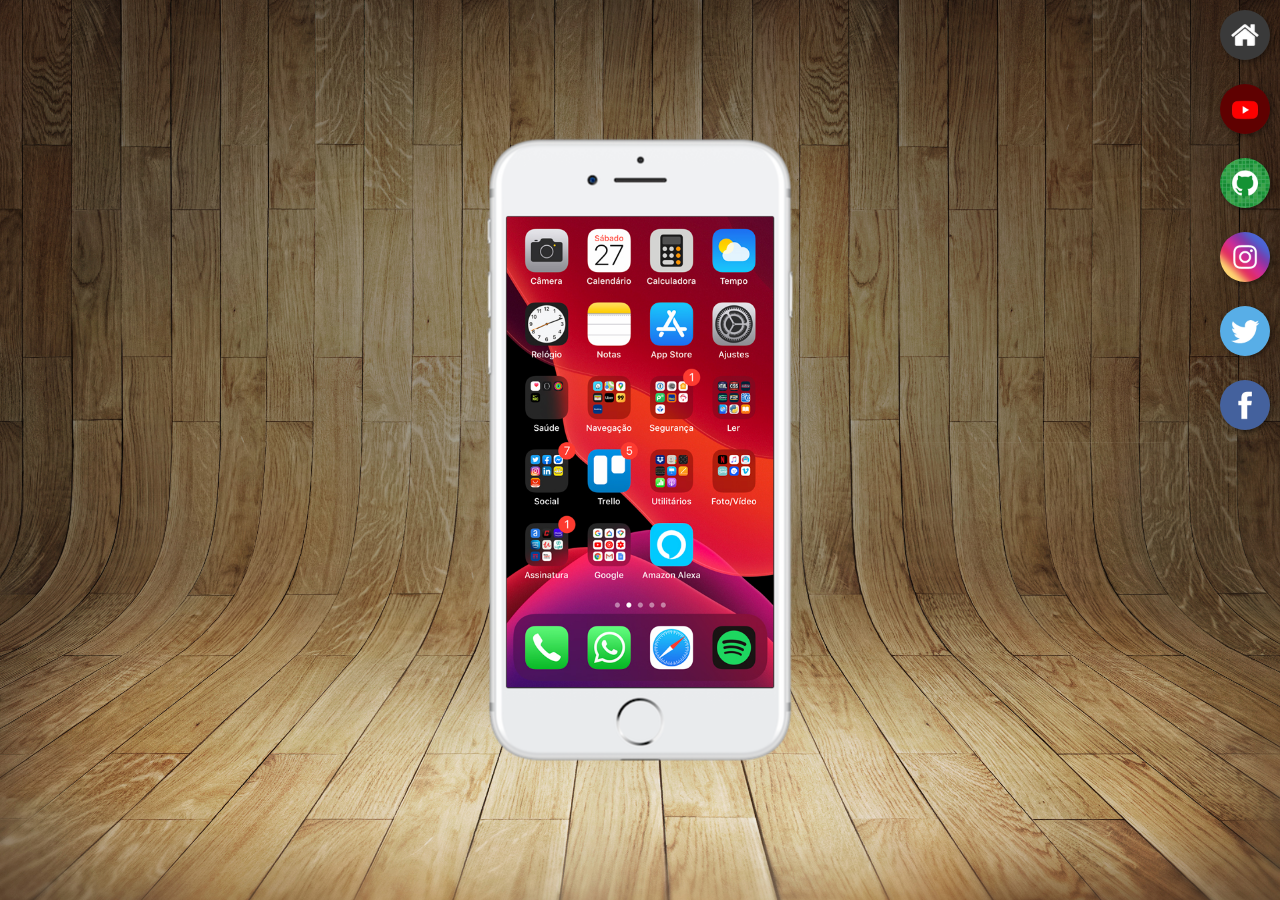
<file: index.html>
<!DOCTYPE html>
<html lang="pt-br">
<head>
    <meta charset="UTF-8">
    <meta http-equiv="X-UA-Compatible" content="IE=edge">
    <meta name="viewport" content="width=device-width, initial-scale=1.0">
    <link rel="shortcut icon" href="favicon.ico" type="image/x-icon">
    <link rel="stylesheet" href="estilos/style.css">
    <title>Projeto Redes Sociais</title>
    
</head>
<body>
    <main>
        <section id="telefone">
            <iframe src="home.html" name="tela" id="tela" frameborder="0">
                Seu navegador não é compatível com isso. 
            </iframe>
        </section>

        <section id="redes-sociais">
            <a href="home.html" target="tela"><img src="imagens/logo-home.jpg" alt=""></a><br>
        <a href="youtube.html" target="tela"><img src="imagens/logo-youtube.jpg" alt=""></a><br>
        <a href="github.html" target="tela"><img src="imagens/logo-github.jpg" alt=""></a><br>
        <a href="instagram.html" target="tela"><img src="imagens/logo-instagram.jpg" alt=""></a><br>
        <a href="twiter.html" target="tela"><img src="imagens/logo-twitter.jpg" alt=""></a><br>
        <a href="facebook.html" target="tela"><img src="imagens/logo-facebook.jpg" alt=""></a><br>
        </section>
    </main>
</body>
</html>
</file>
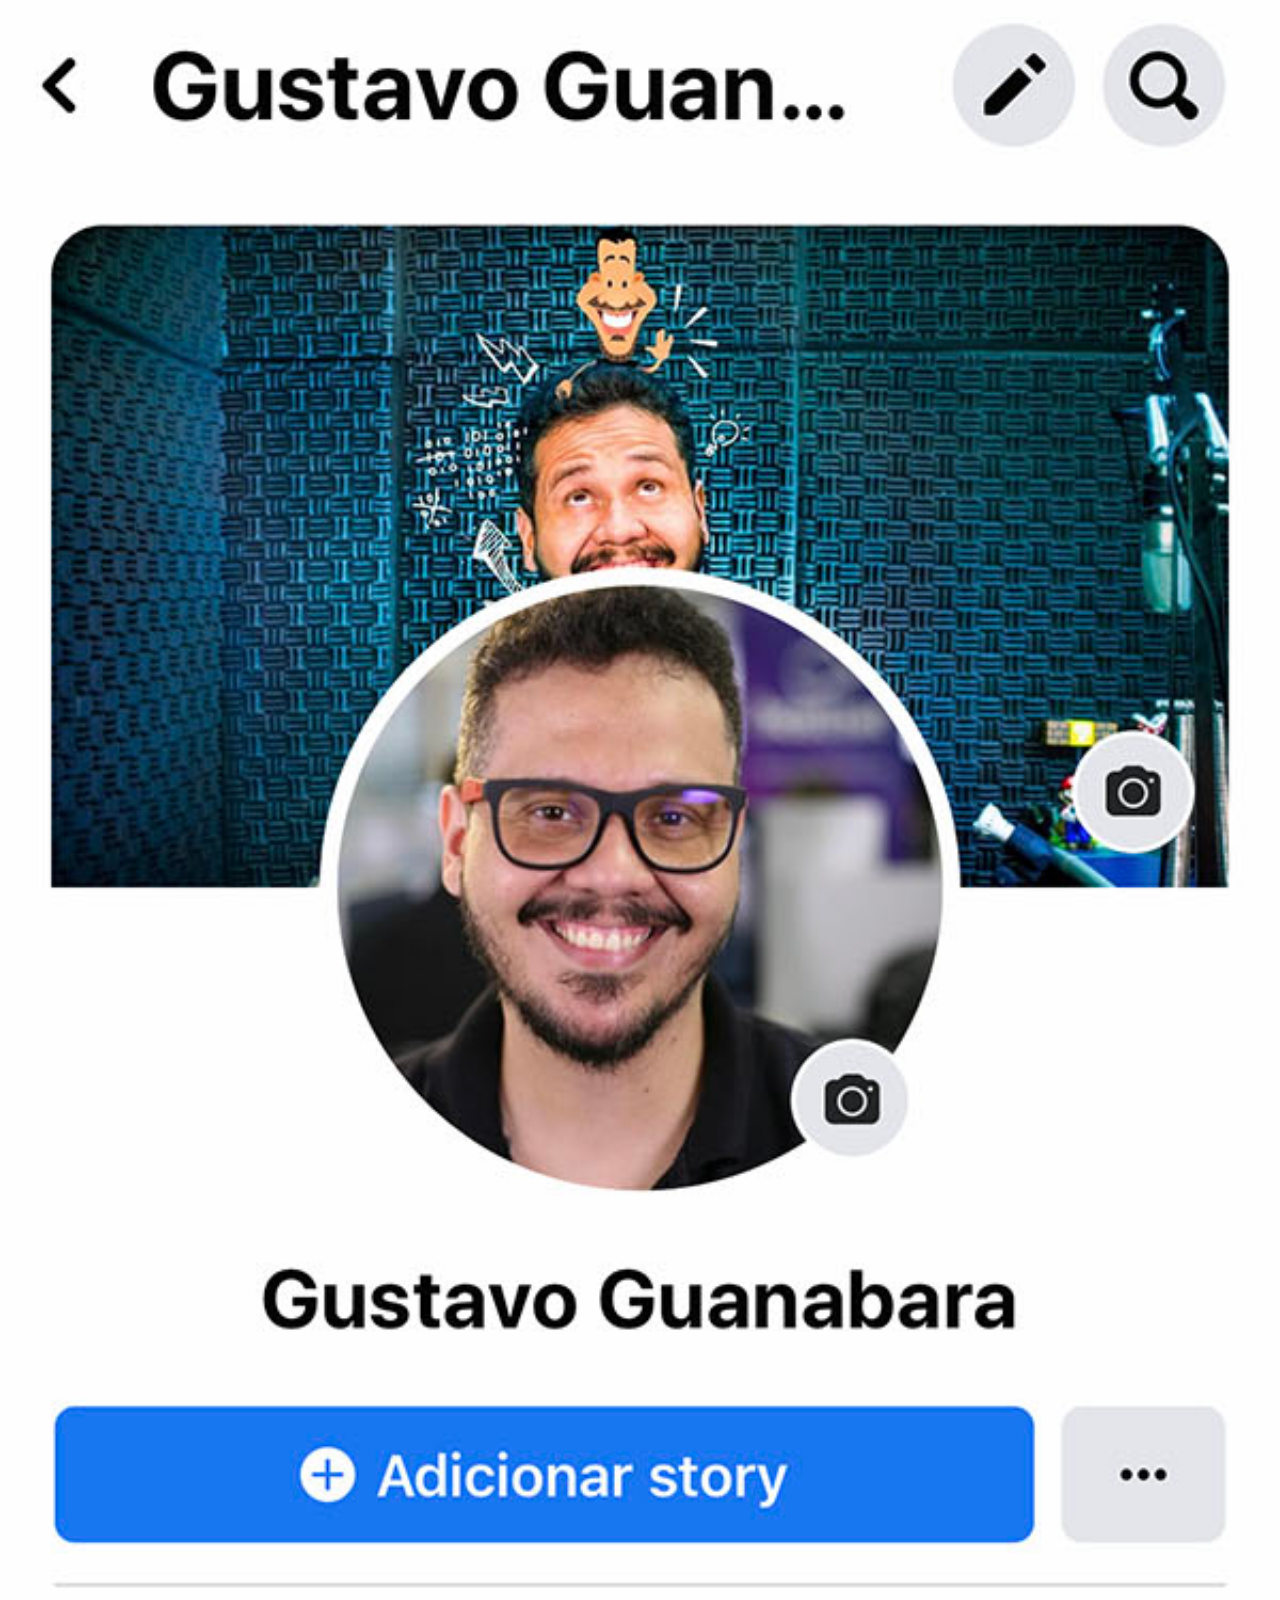
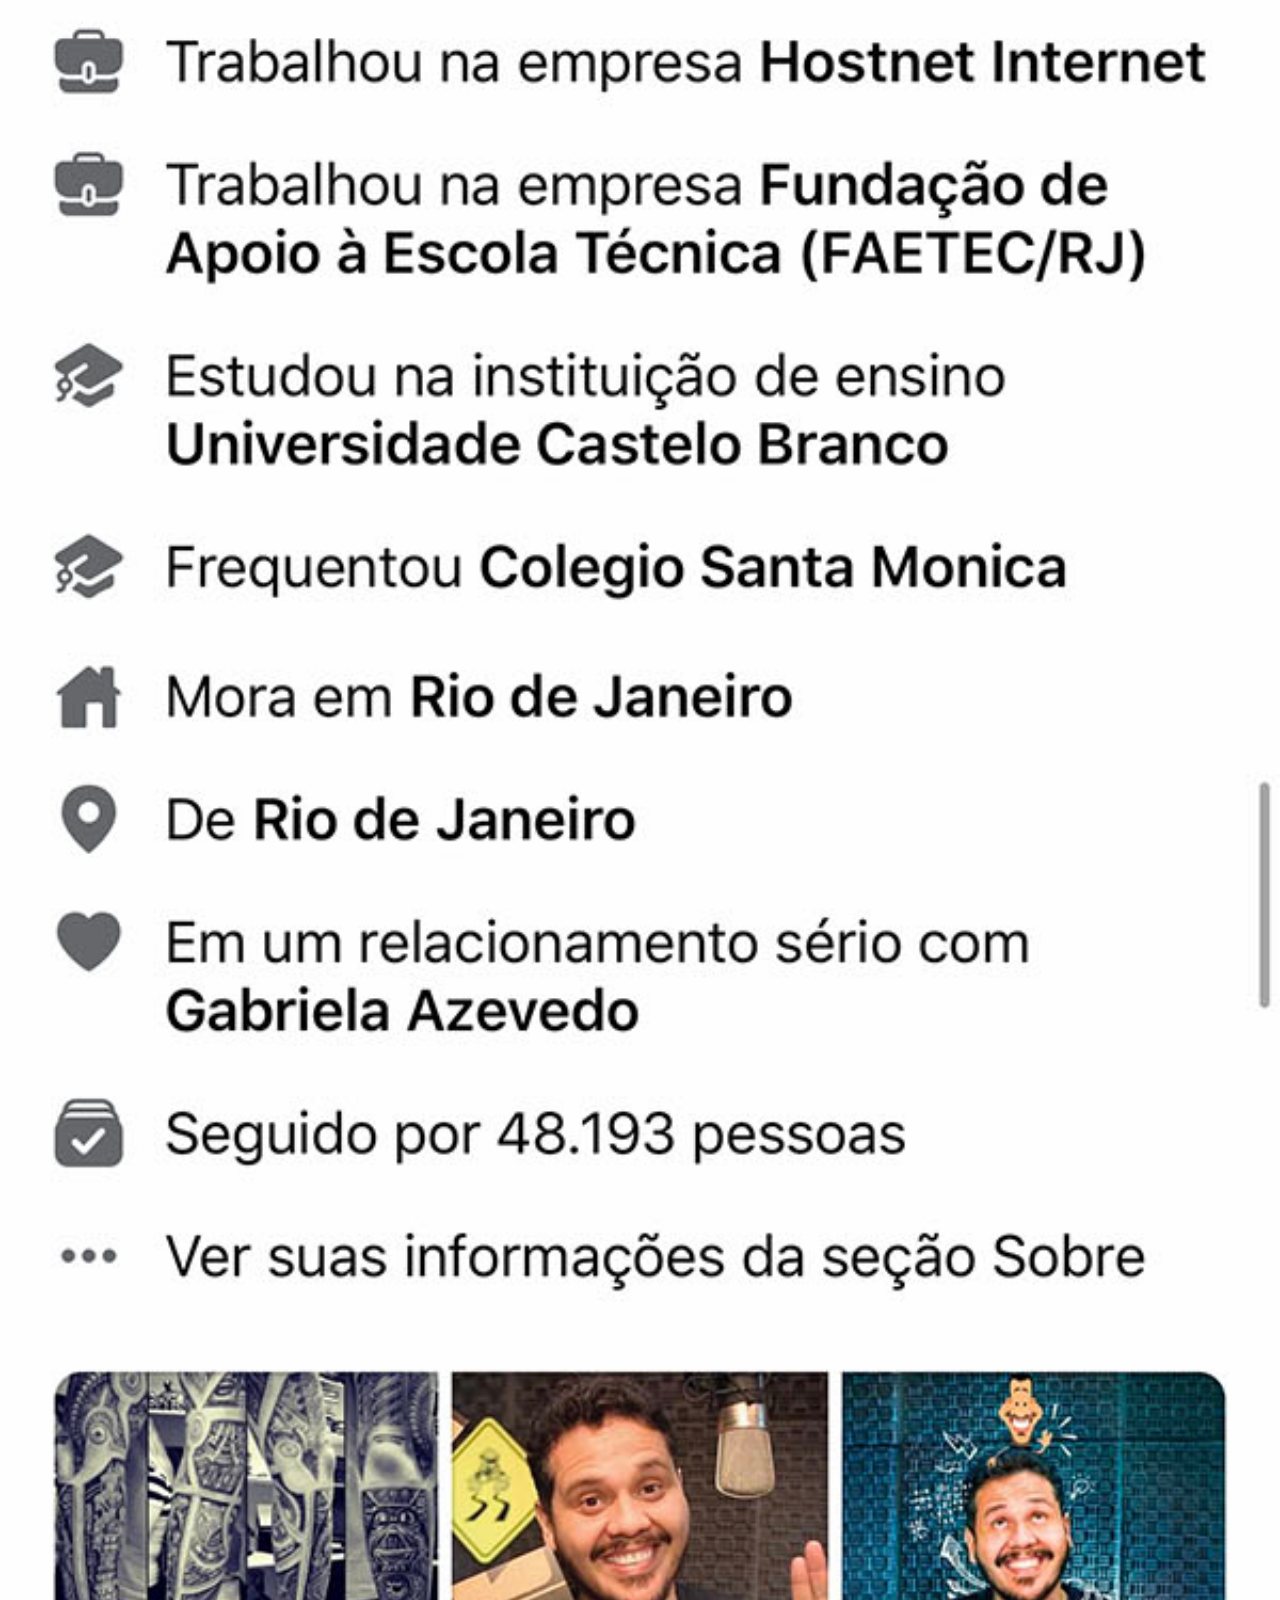
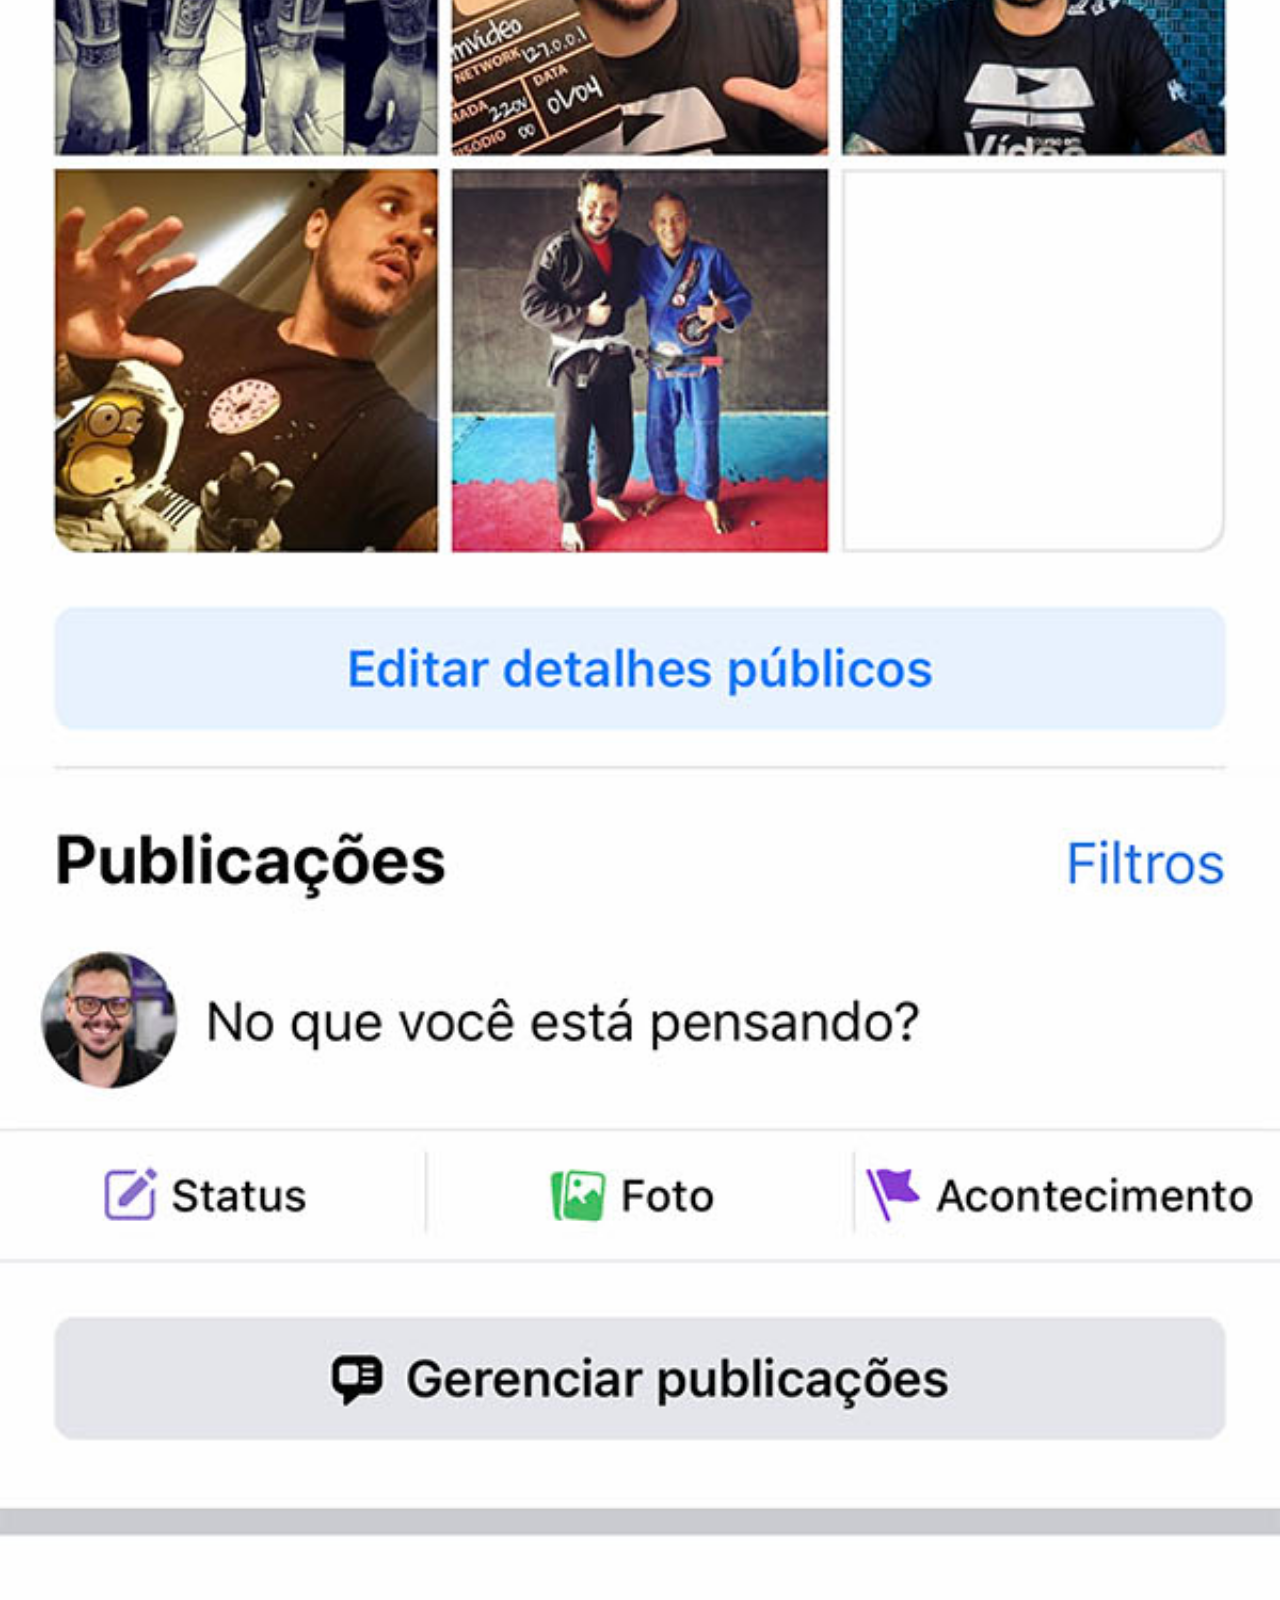
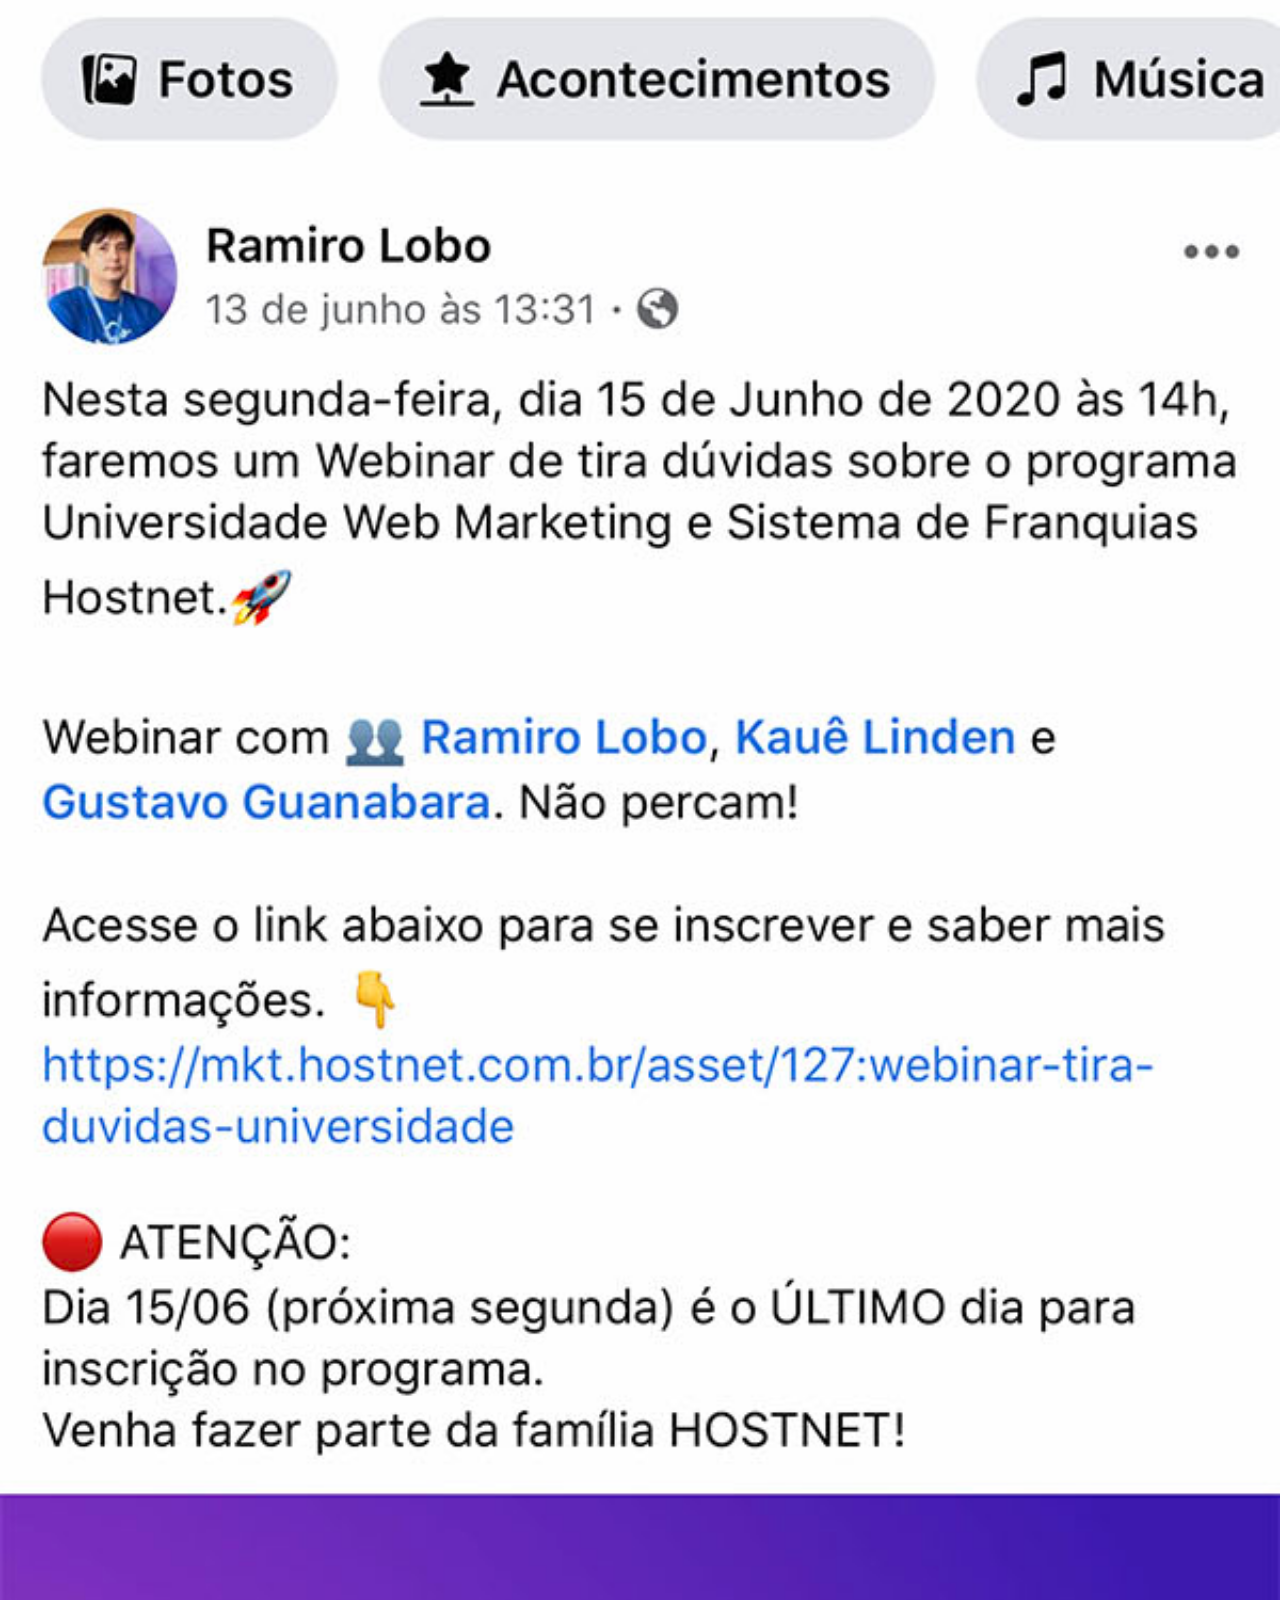
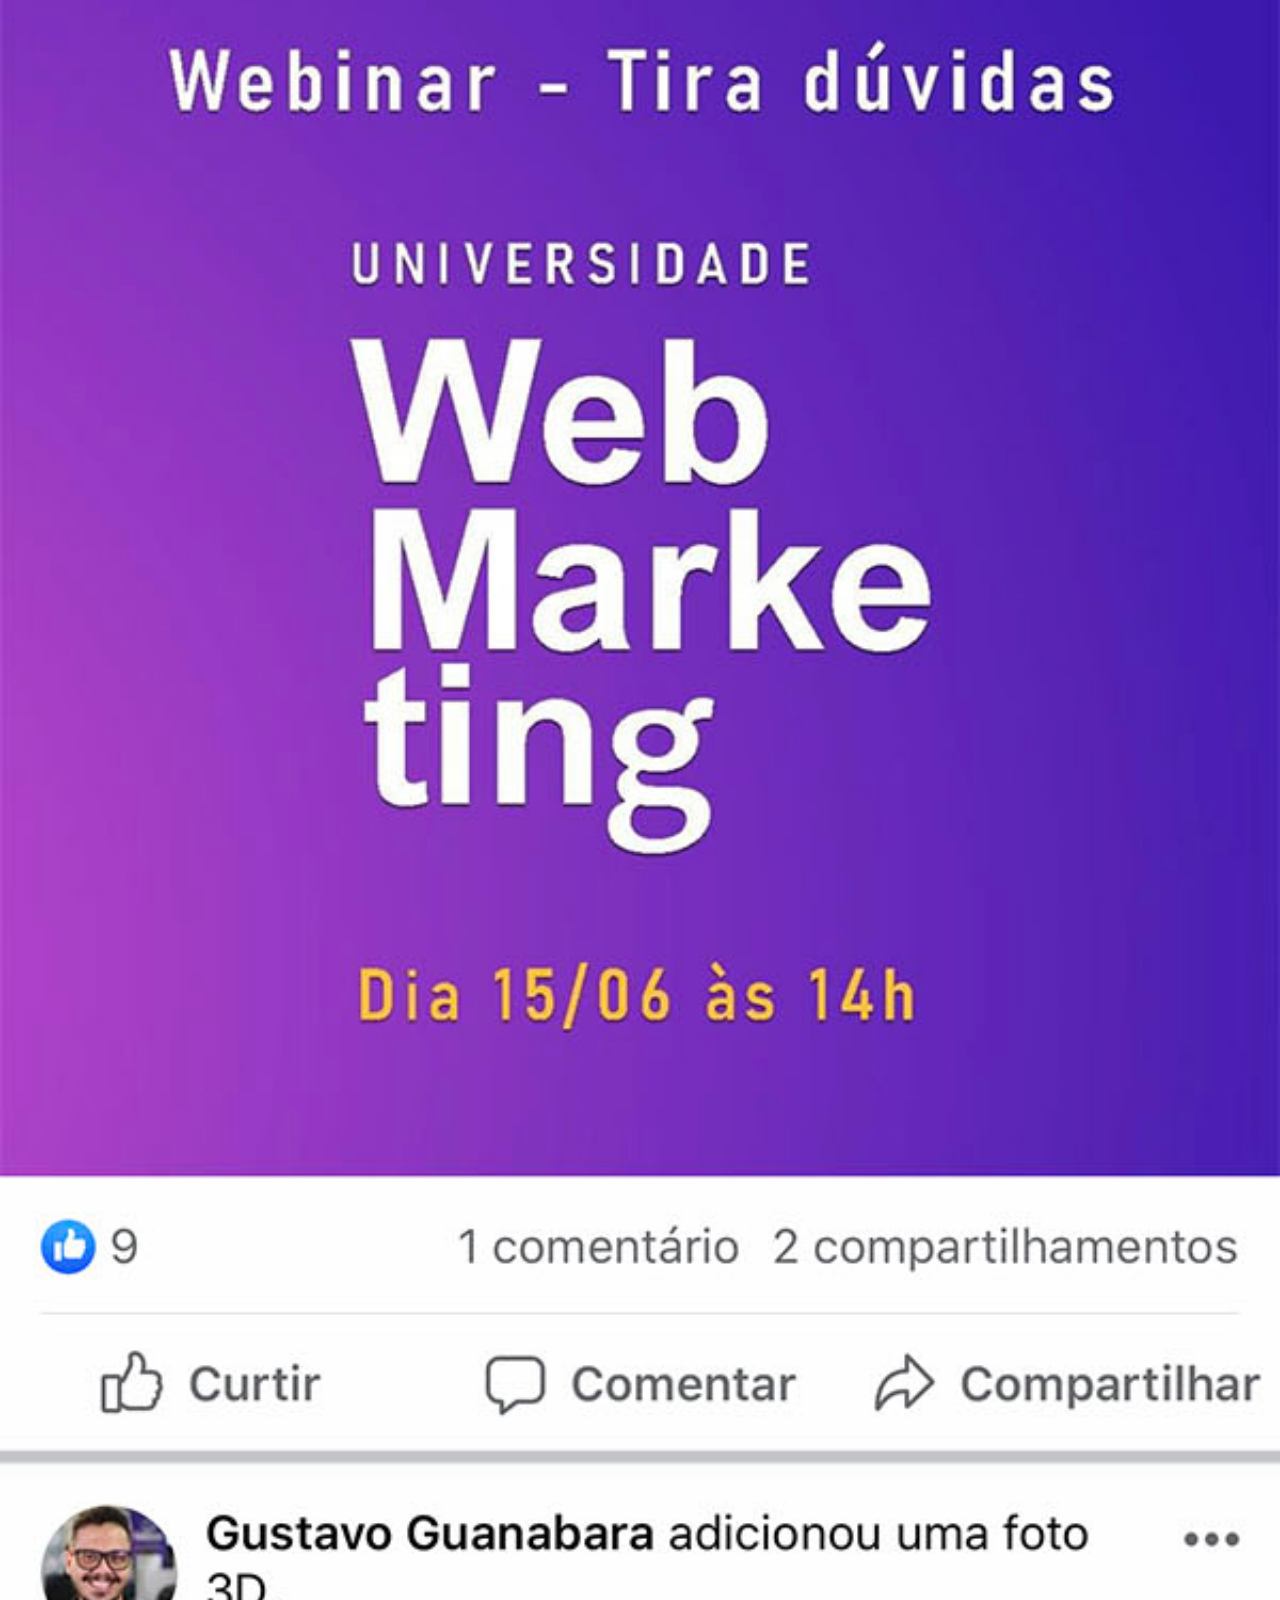
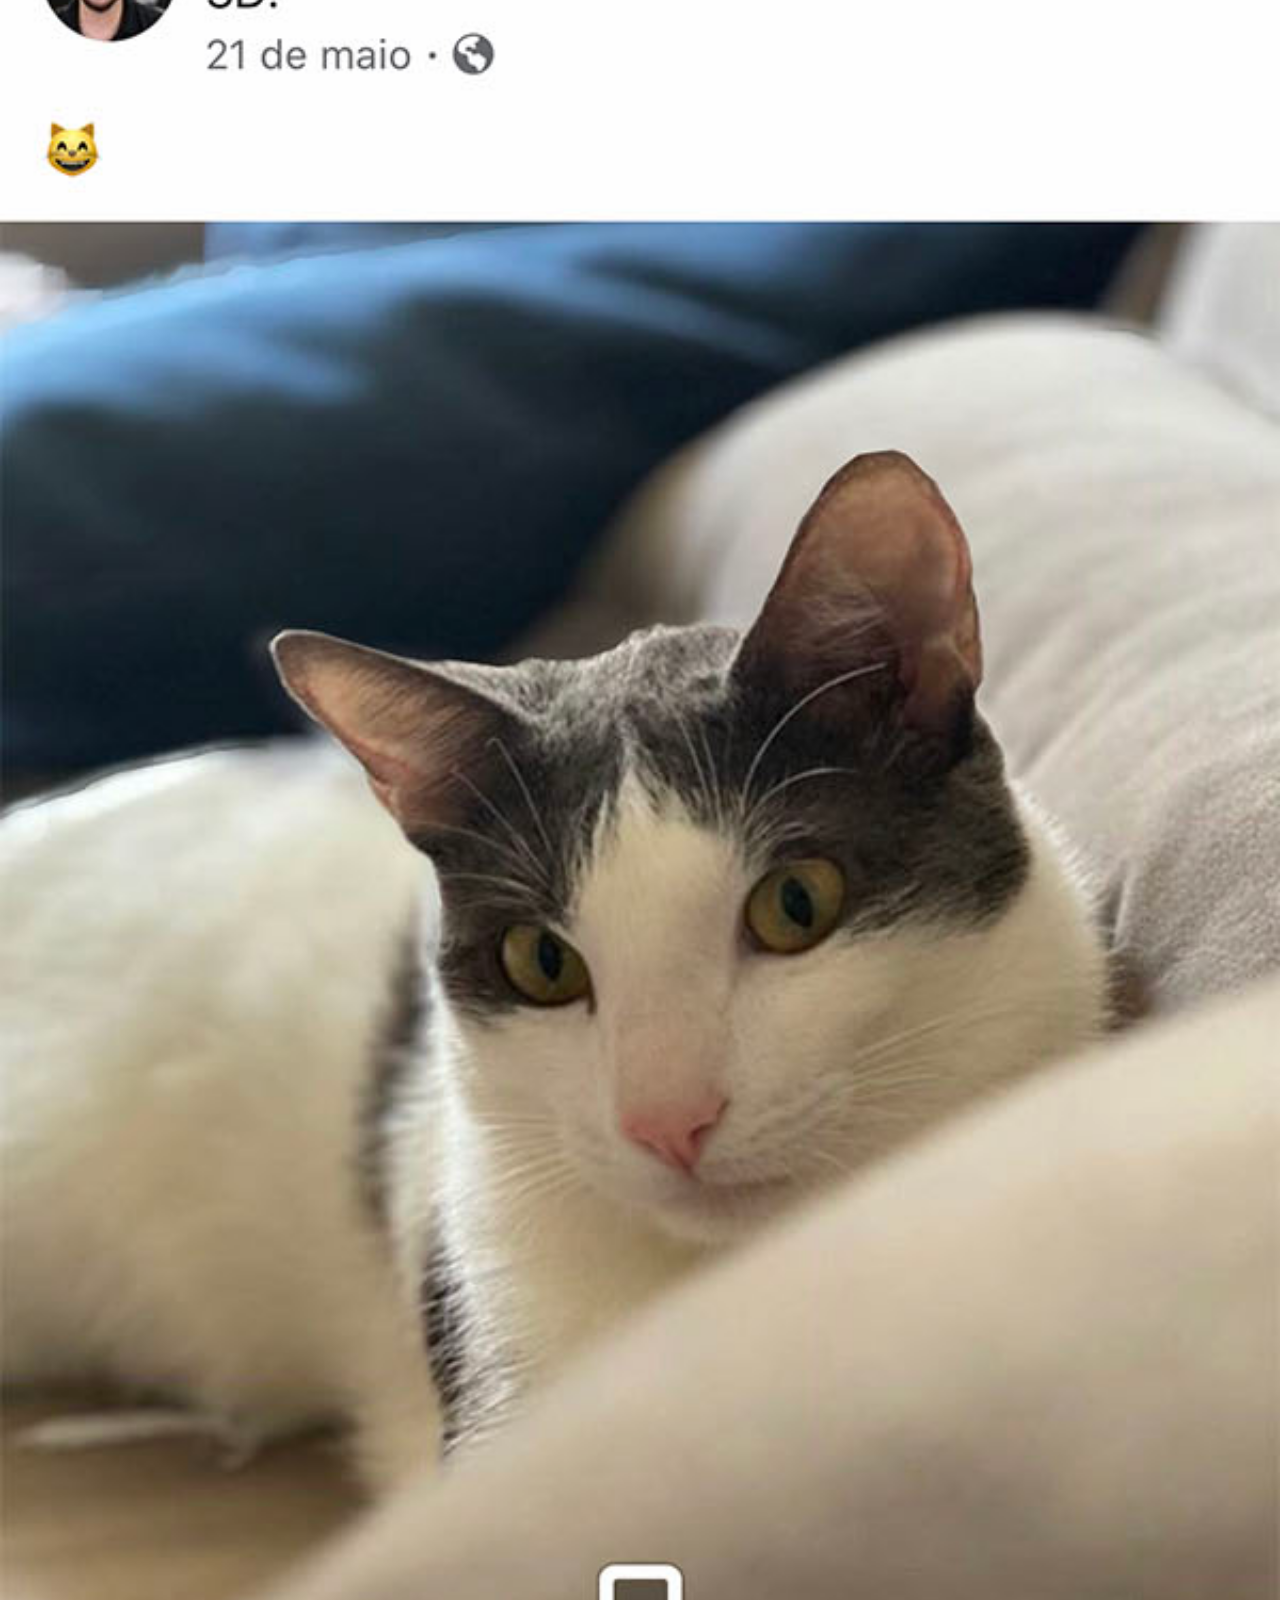
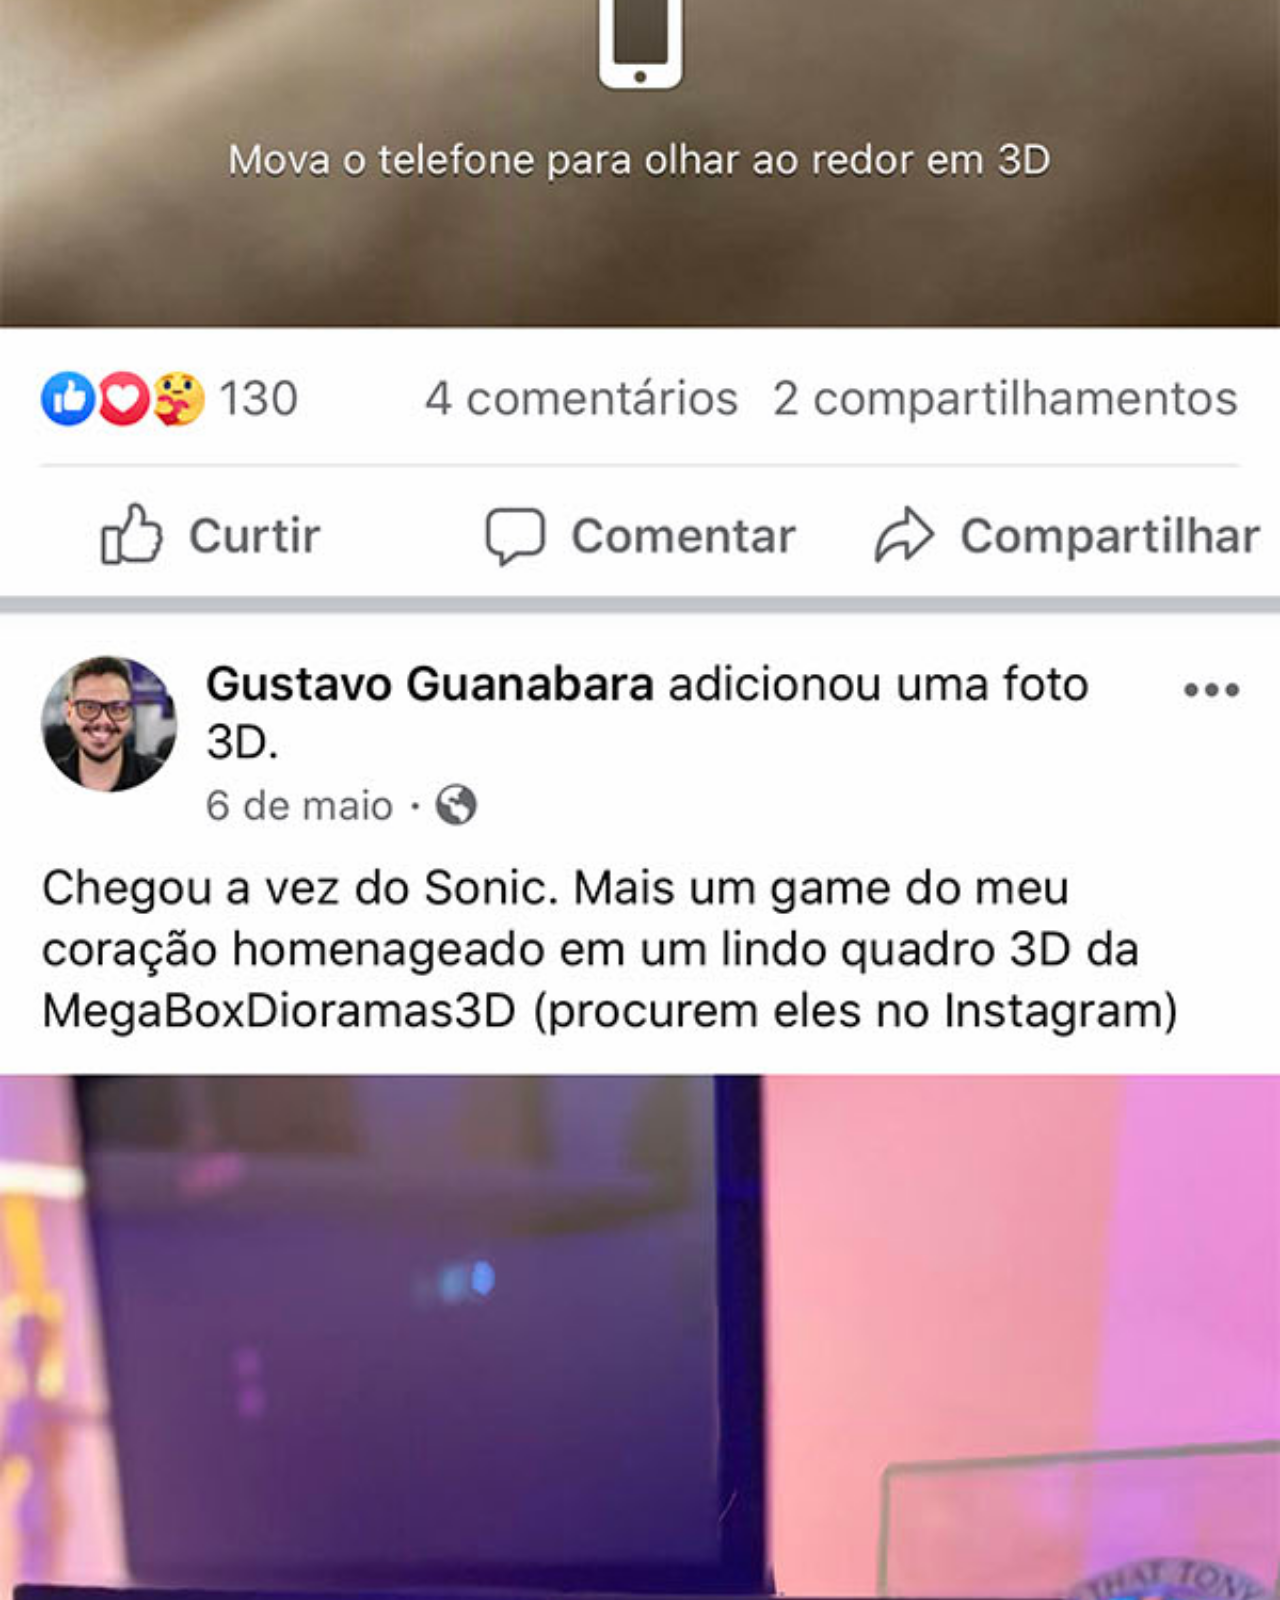
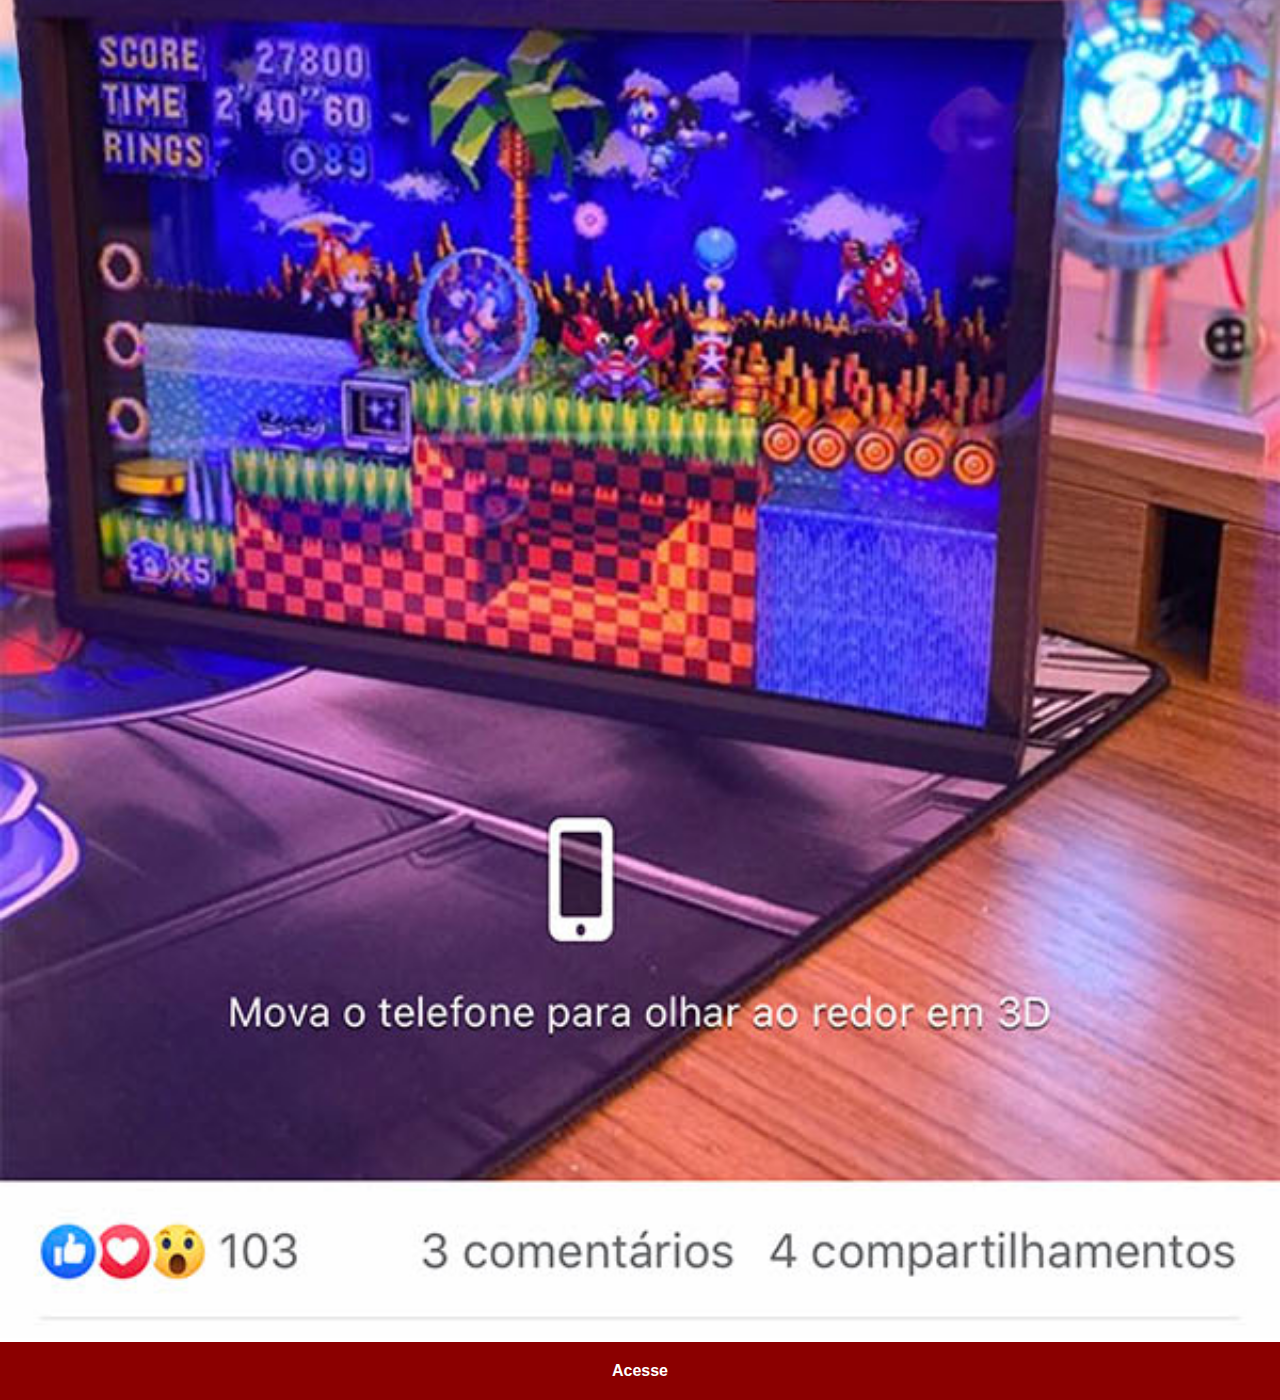
<file: facebook.html>
<!DOCTYPE html>
<html lang="pt-br">
<head>
    <meta charset="UTF-8">
    <meta http-equiv="X-UA-Compatible" content="IE=edge">
    <meta name="viewport" content="width=device-width, initial-scale=1.0">
    <title>Facebook</title>
    <link rel="stylesheet" href="estilos/social.css">
</head>
<body>
    <img src="imagens/tela-facebook.jpg" alt="Facebook">
    <a href="https://www.facebook.com/gustavoguanabara" target="_blank">Acesse</a>
</body>
</html>
</file>
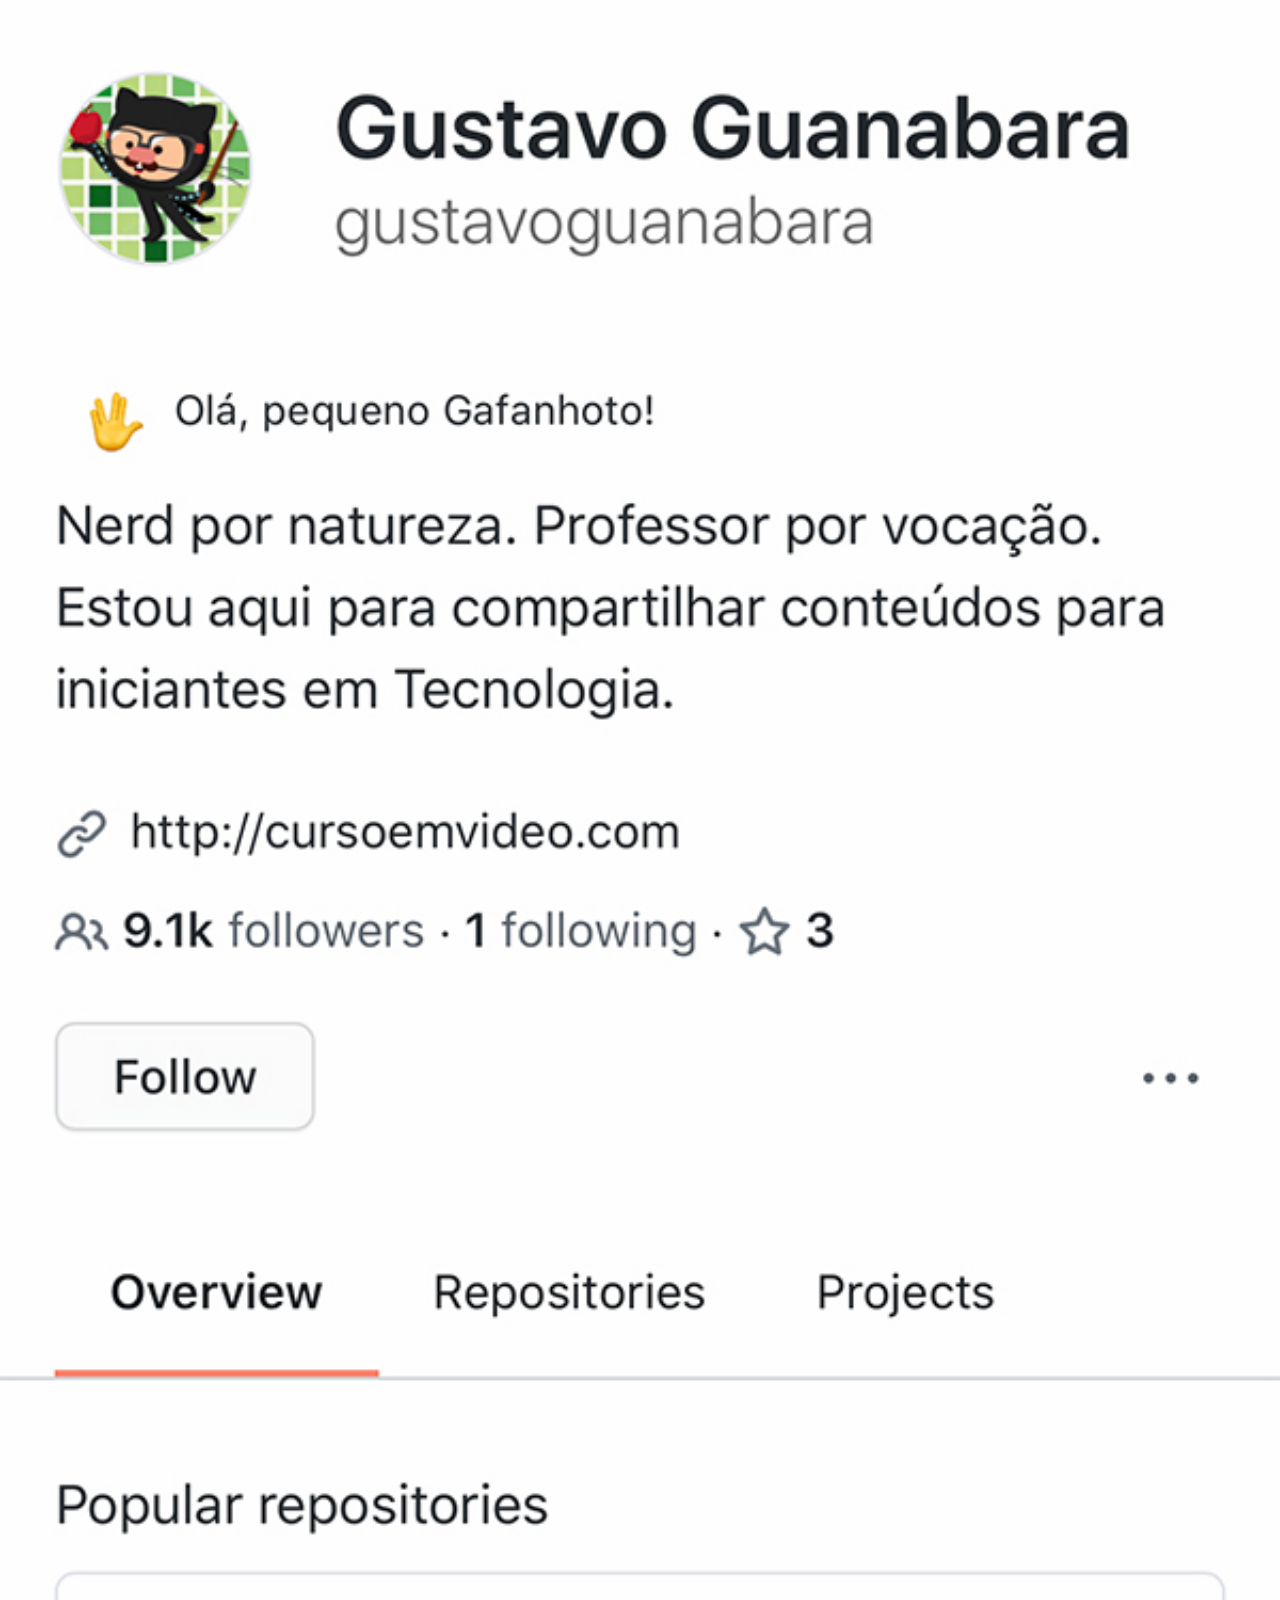
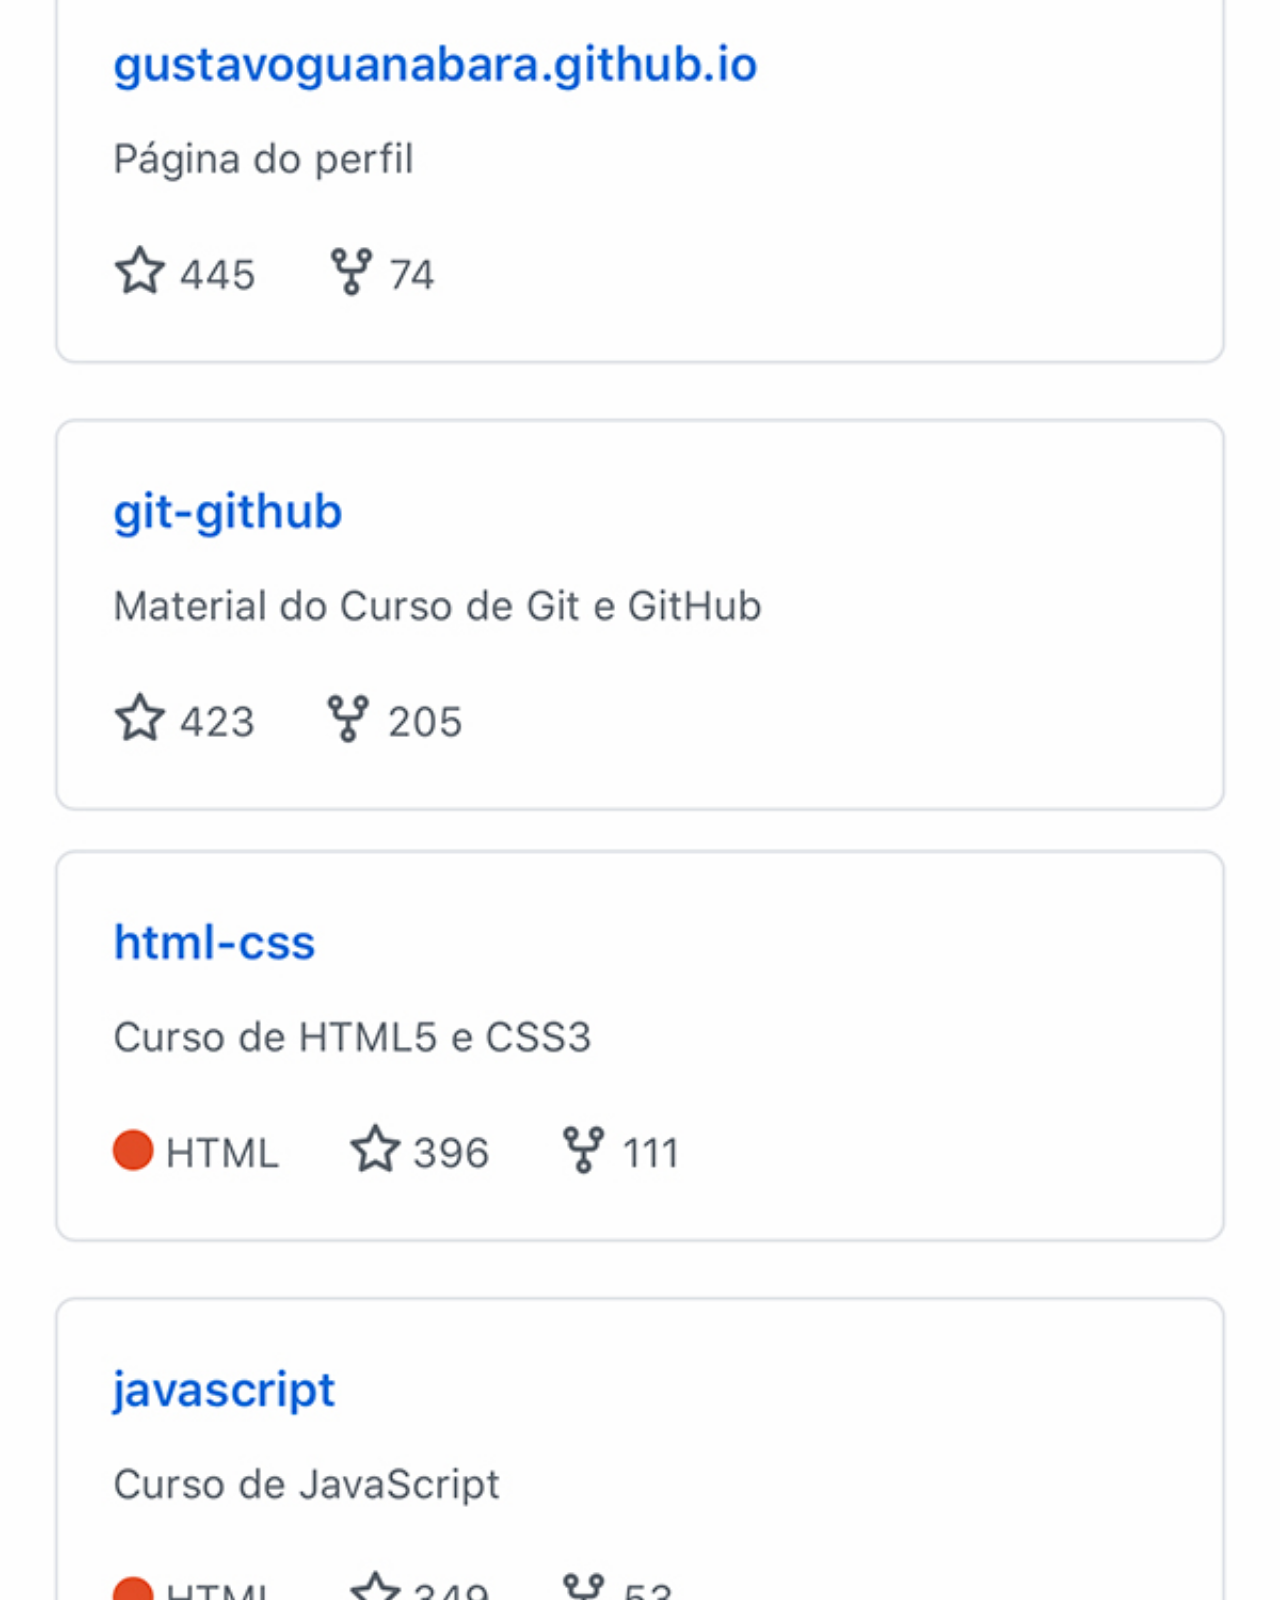
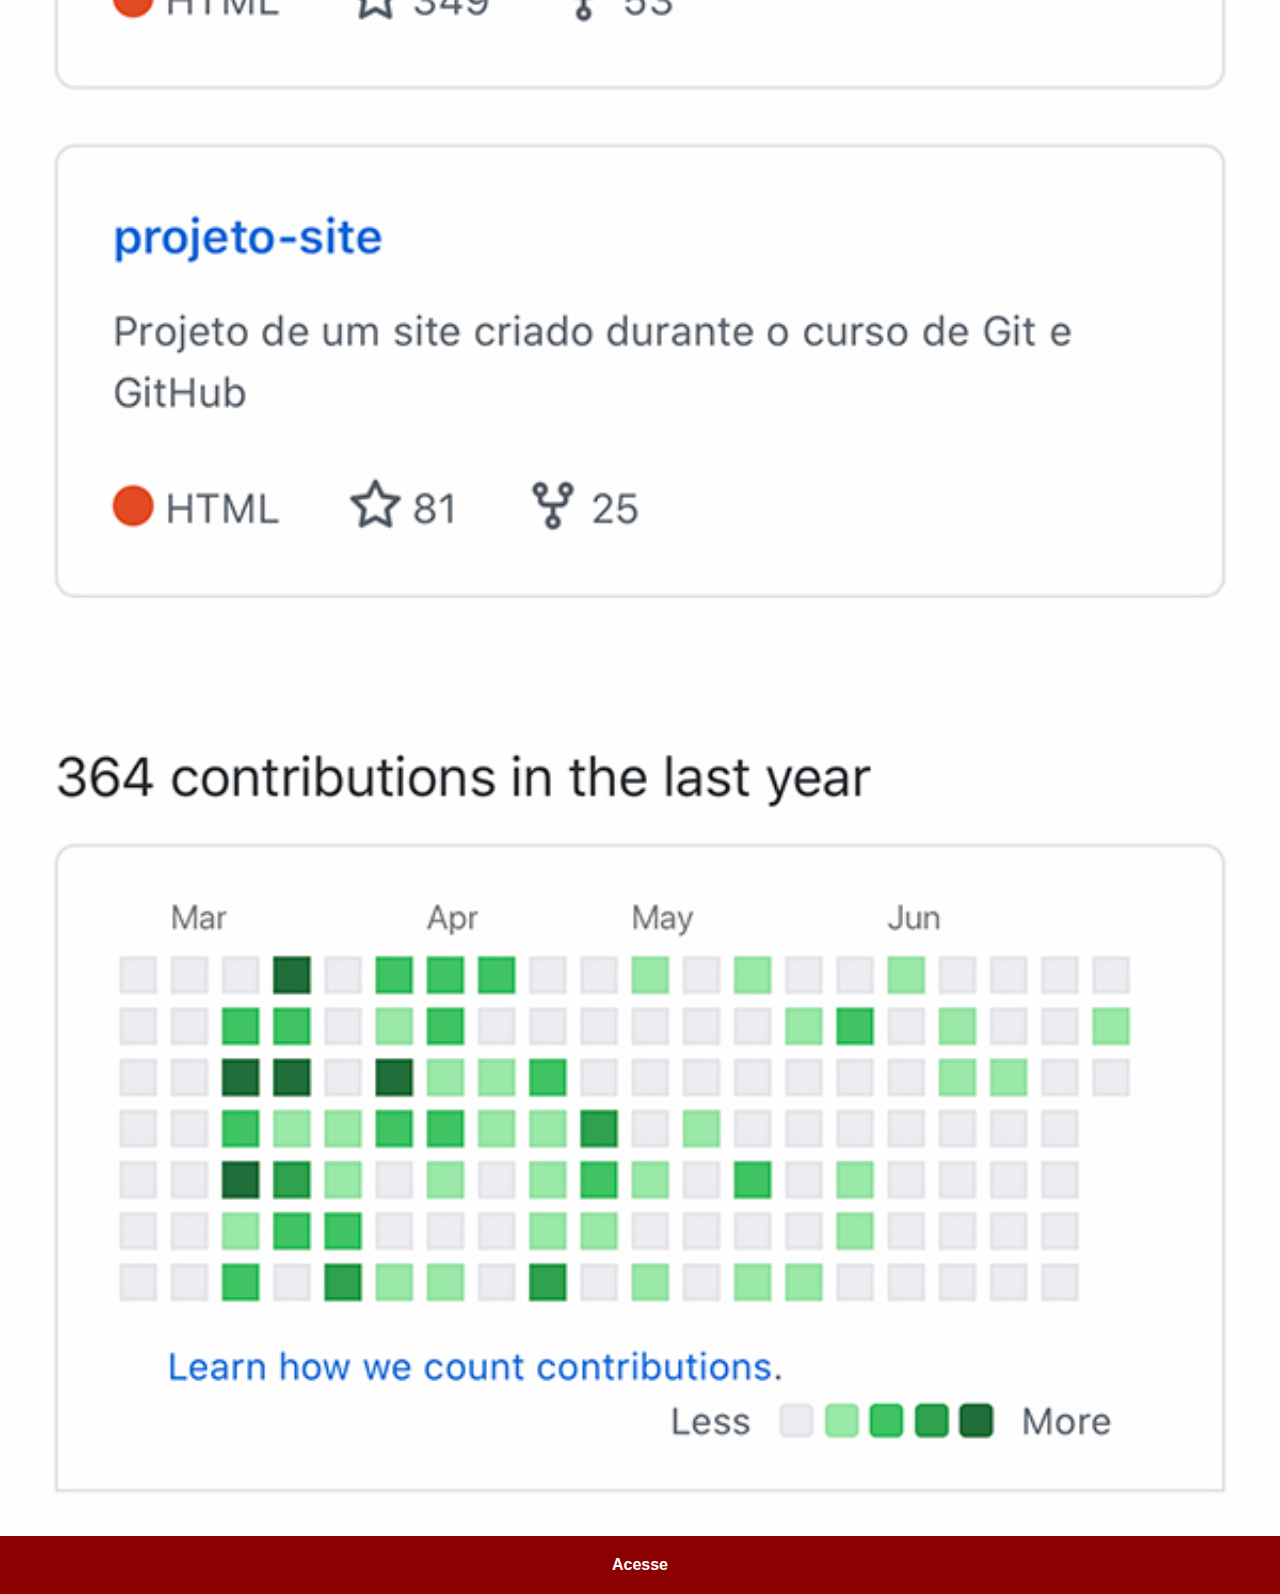
<file: github.html>
<!DOCTYPE html>
<html lang="pt-br">
<head>
    <meta charset="UTF-8">
    <meta http-equiv="X-UA-Compatible" content="IE=edge">
    <meta name="viewport" content="width=device-width, initial-scale=1.0">
    <title>GitHub</title>
    <link rel="stylesheet" href="estilos/social.css">
</head>
<body>
    <img src="imagens/tela-github.jpg" alt="GitHub">
    <a href="https://github.com/gustavoguanabara" target="_blank">Acesse</a>
</body>
</html>
</file>
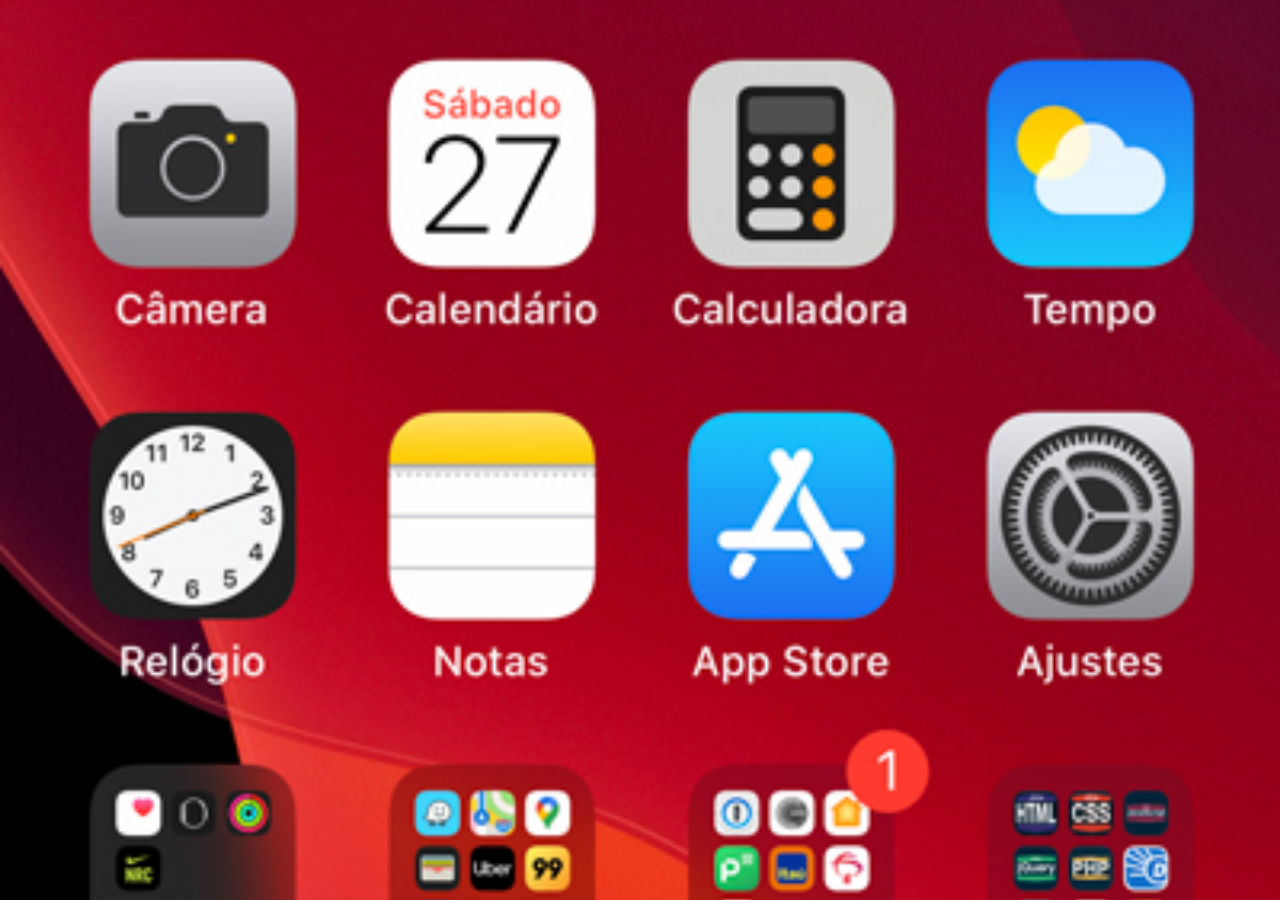
<file: home.html>
<!DOCTYPE html>
<html lang="pt-br">
<head>
    <meta charset="UTF-8">
    <meta http-equiv="X-UA-Compatible" content="IE=edge">
    <meta name="viewport" content="width=device-width, initial-scale=1.0">
    <title>Home</title>
</head>
<style>
    *{
        margin: 0;
        padding: 0;
    }

    body {
        width: 100vw;
        height: 100vh;
        background: black url('imagens/tela-home.jpg') no-repeat top center;
        background-size: cover;
    }
</style>
<body>
    
</body>
</html>
</file>
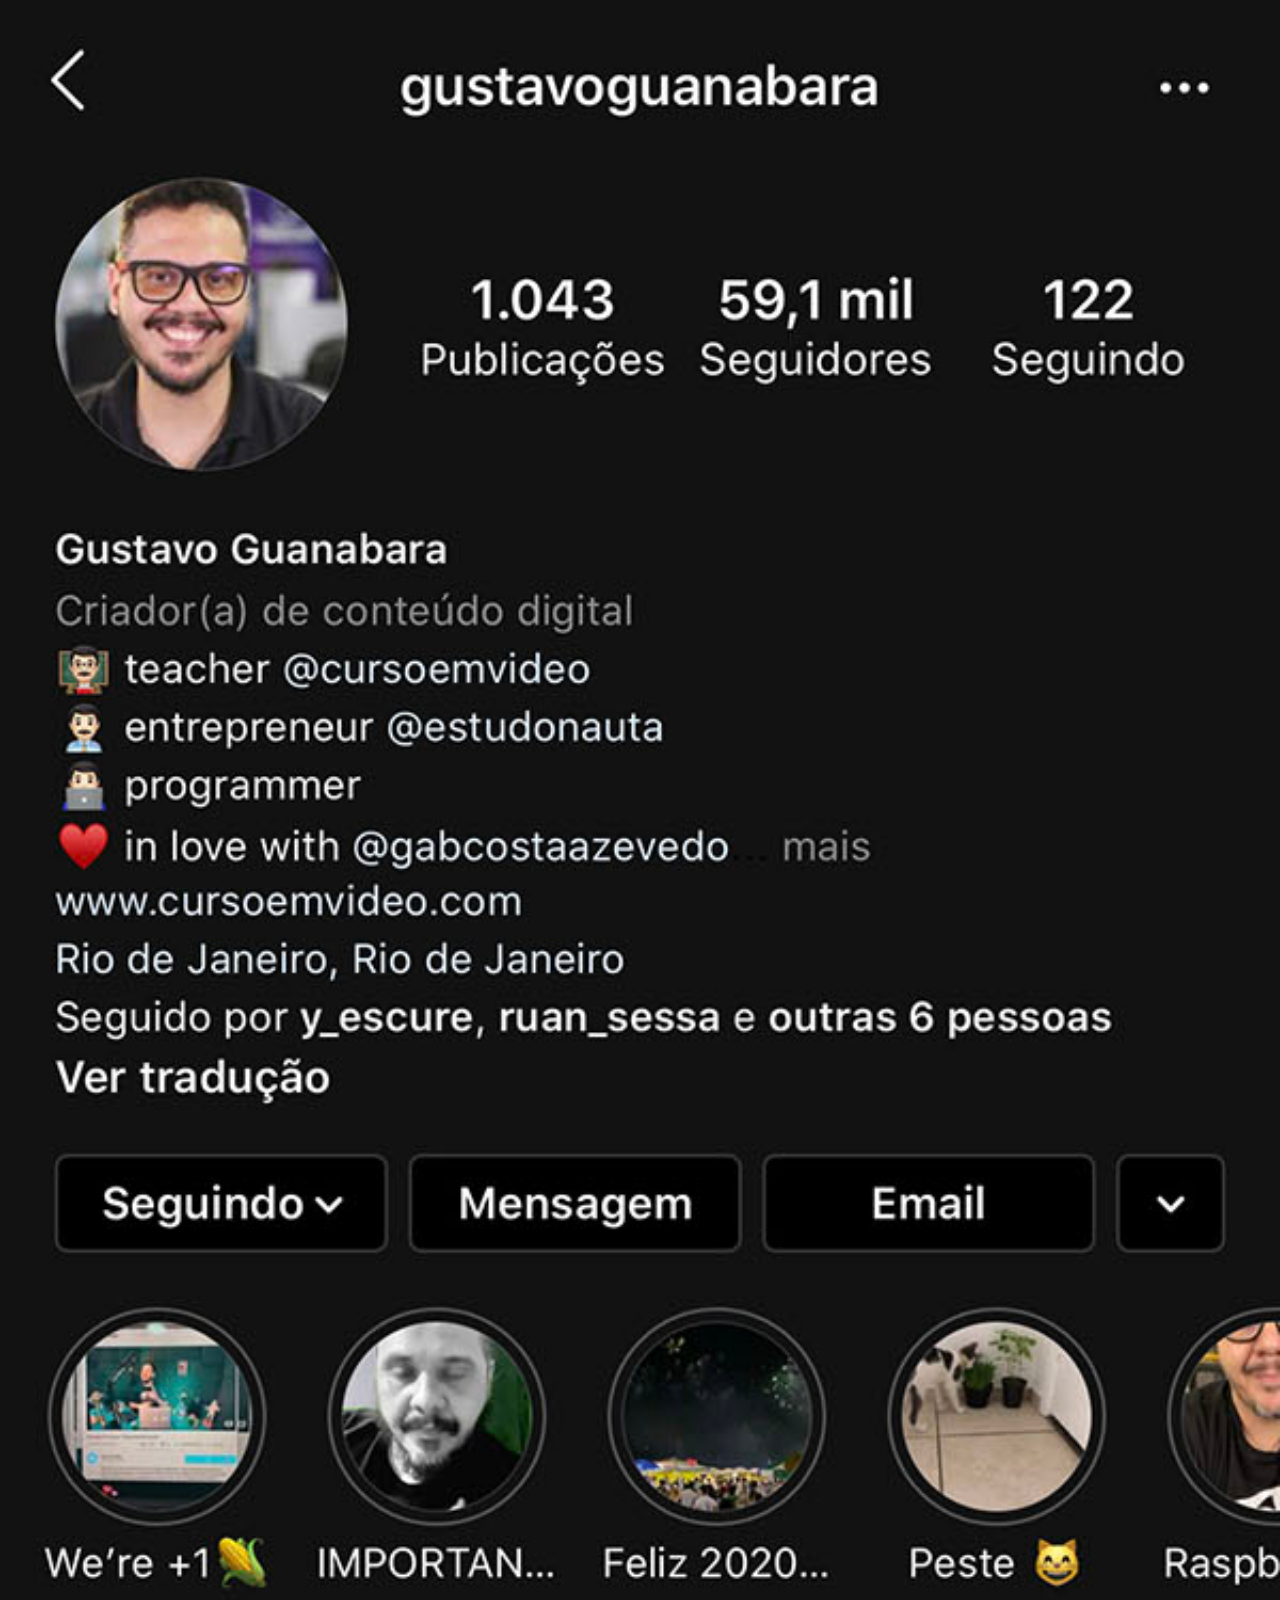
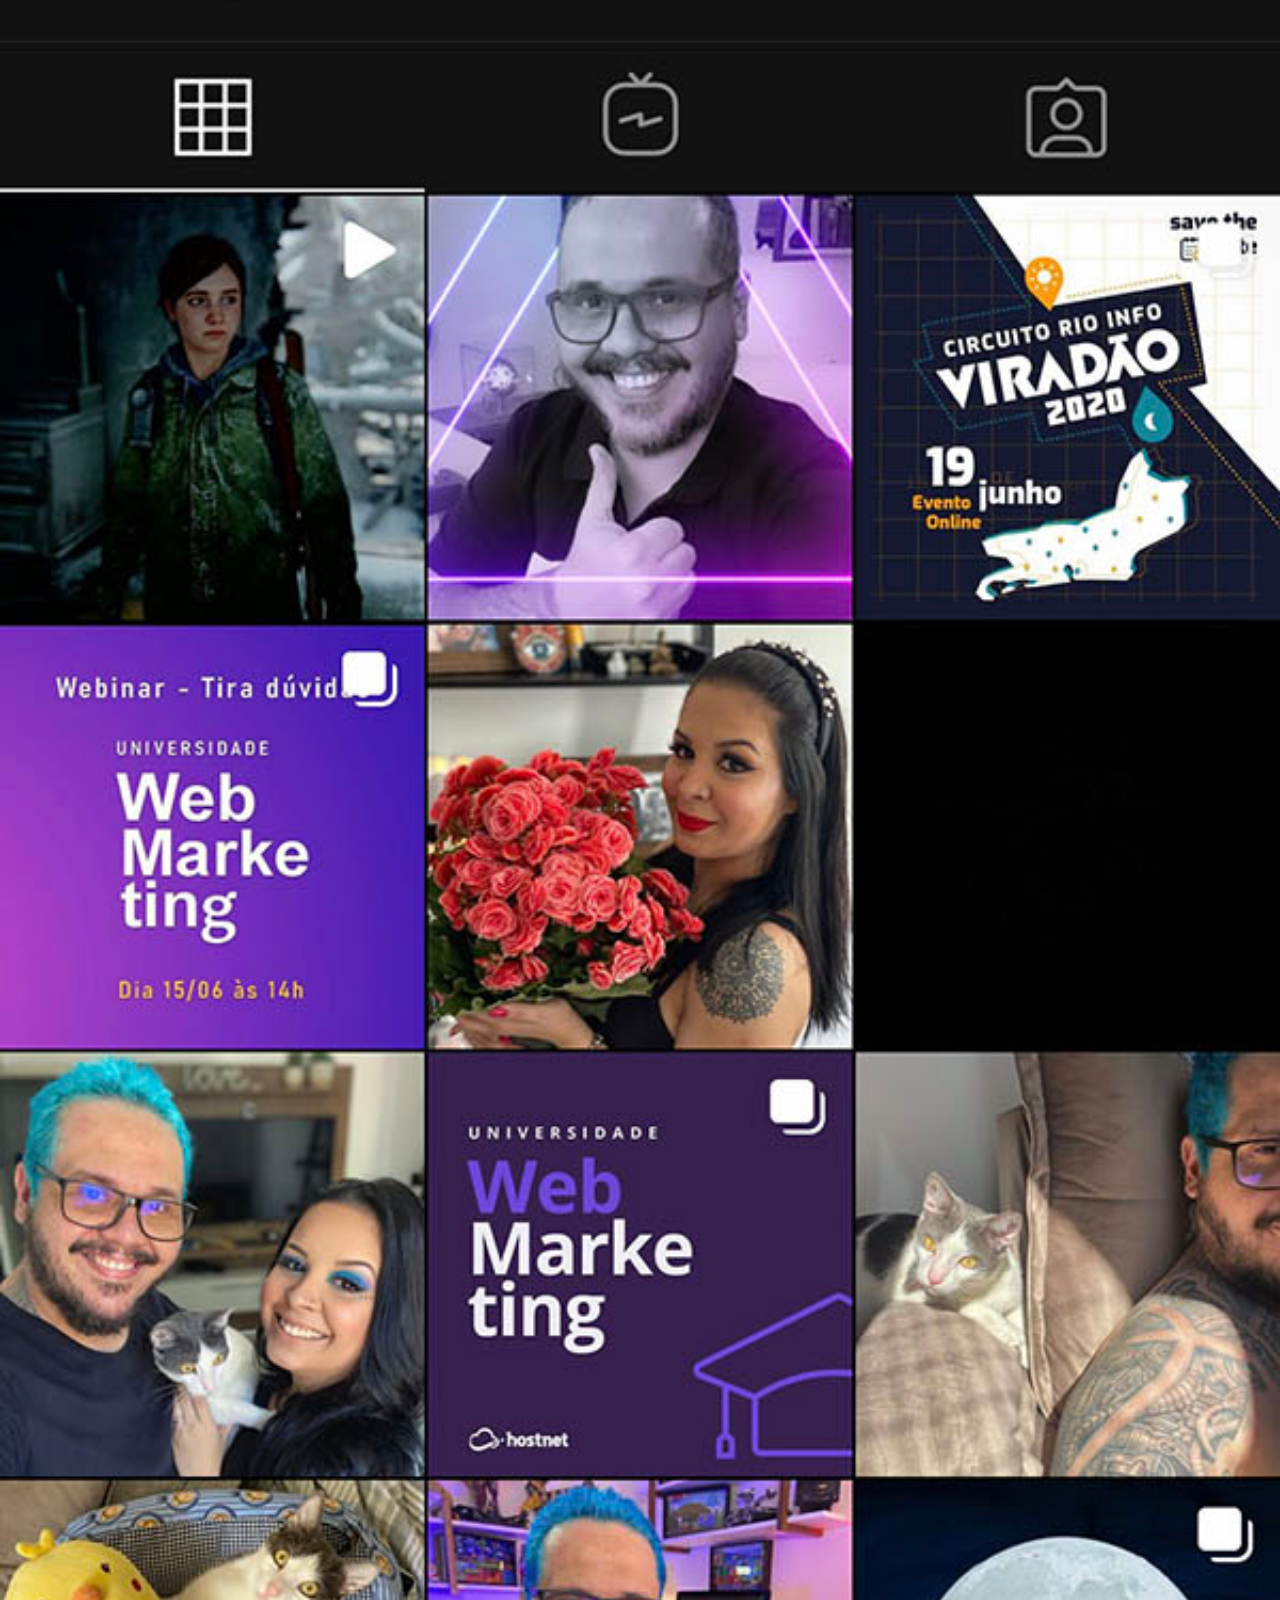
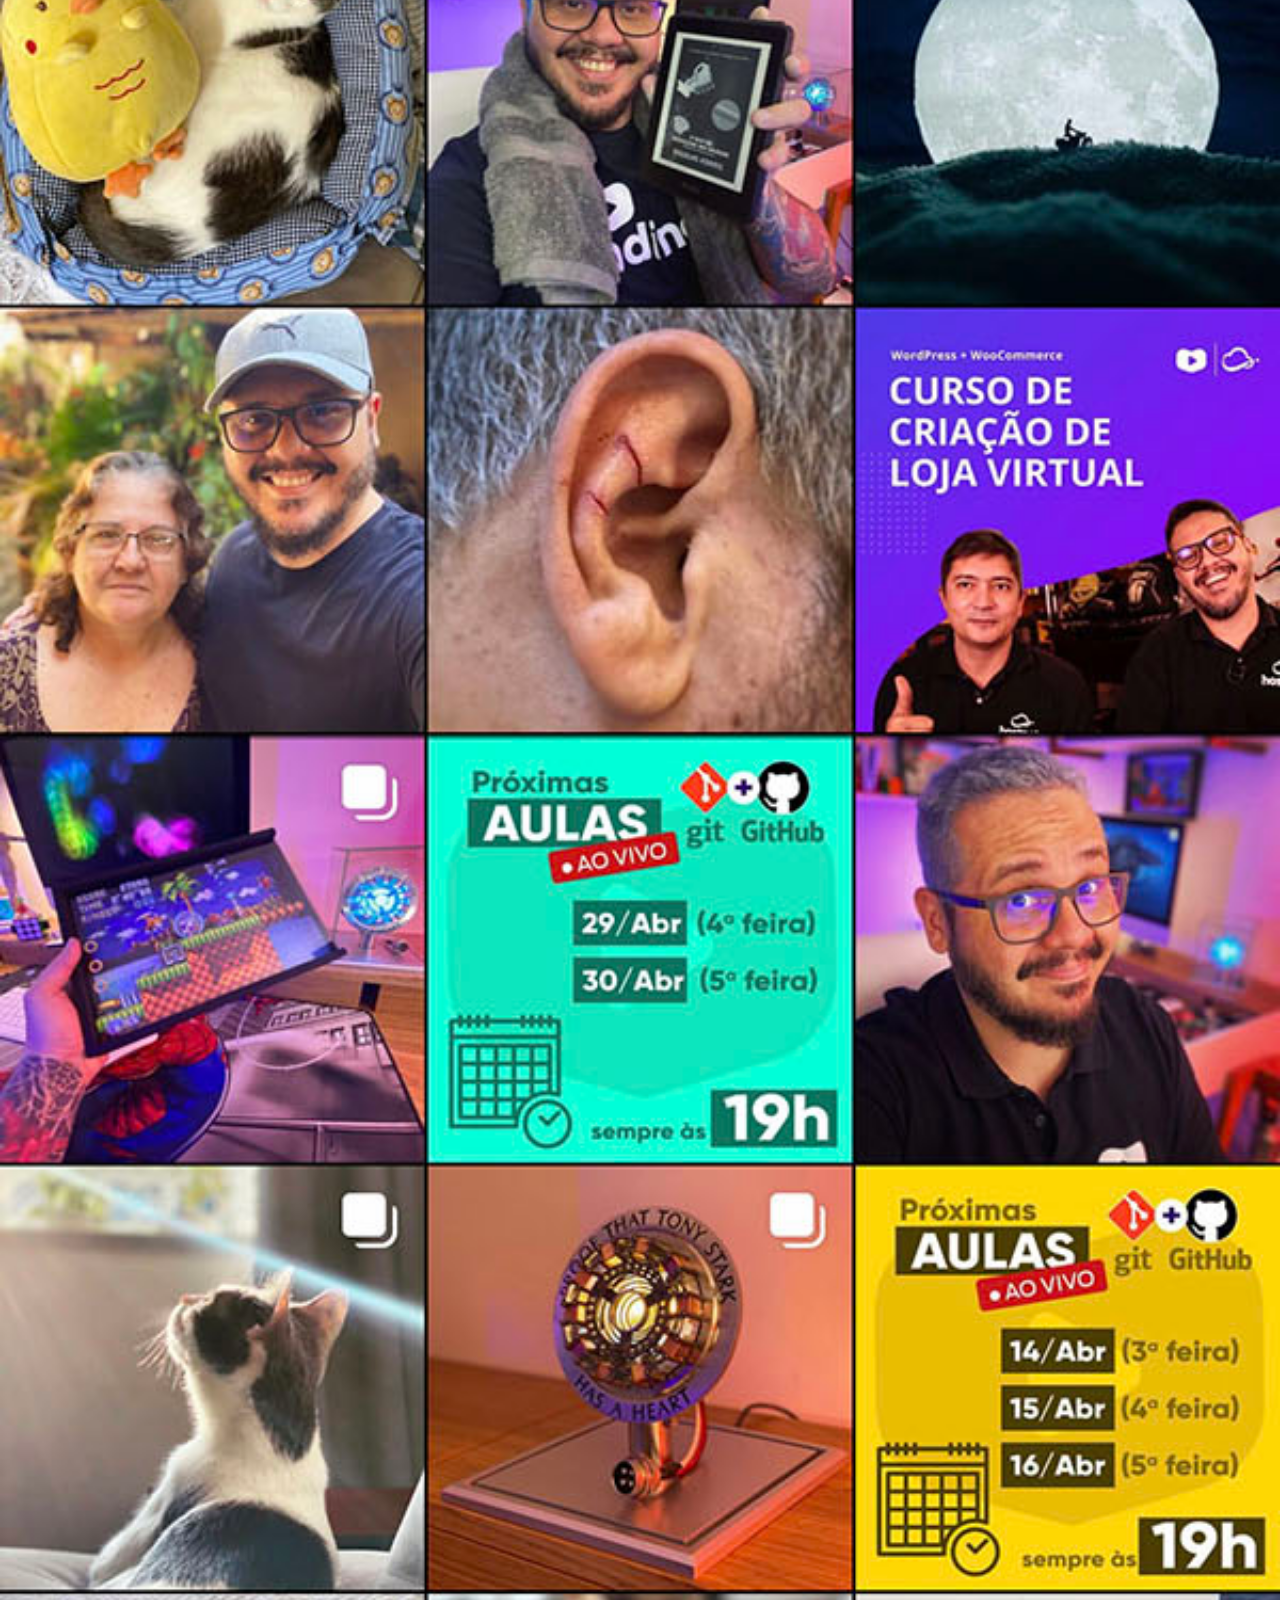
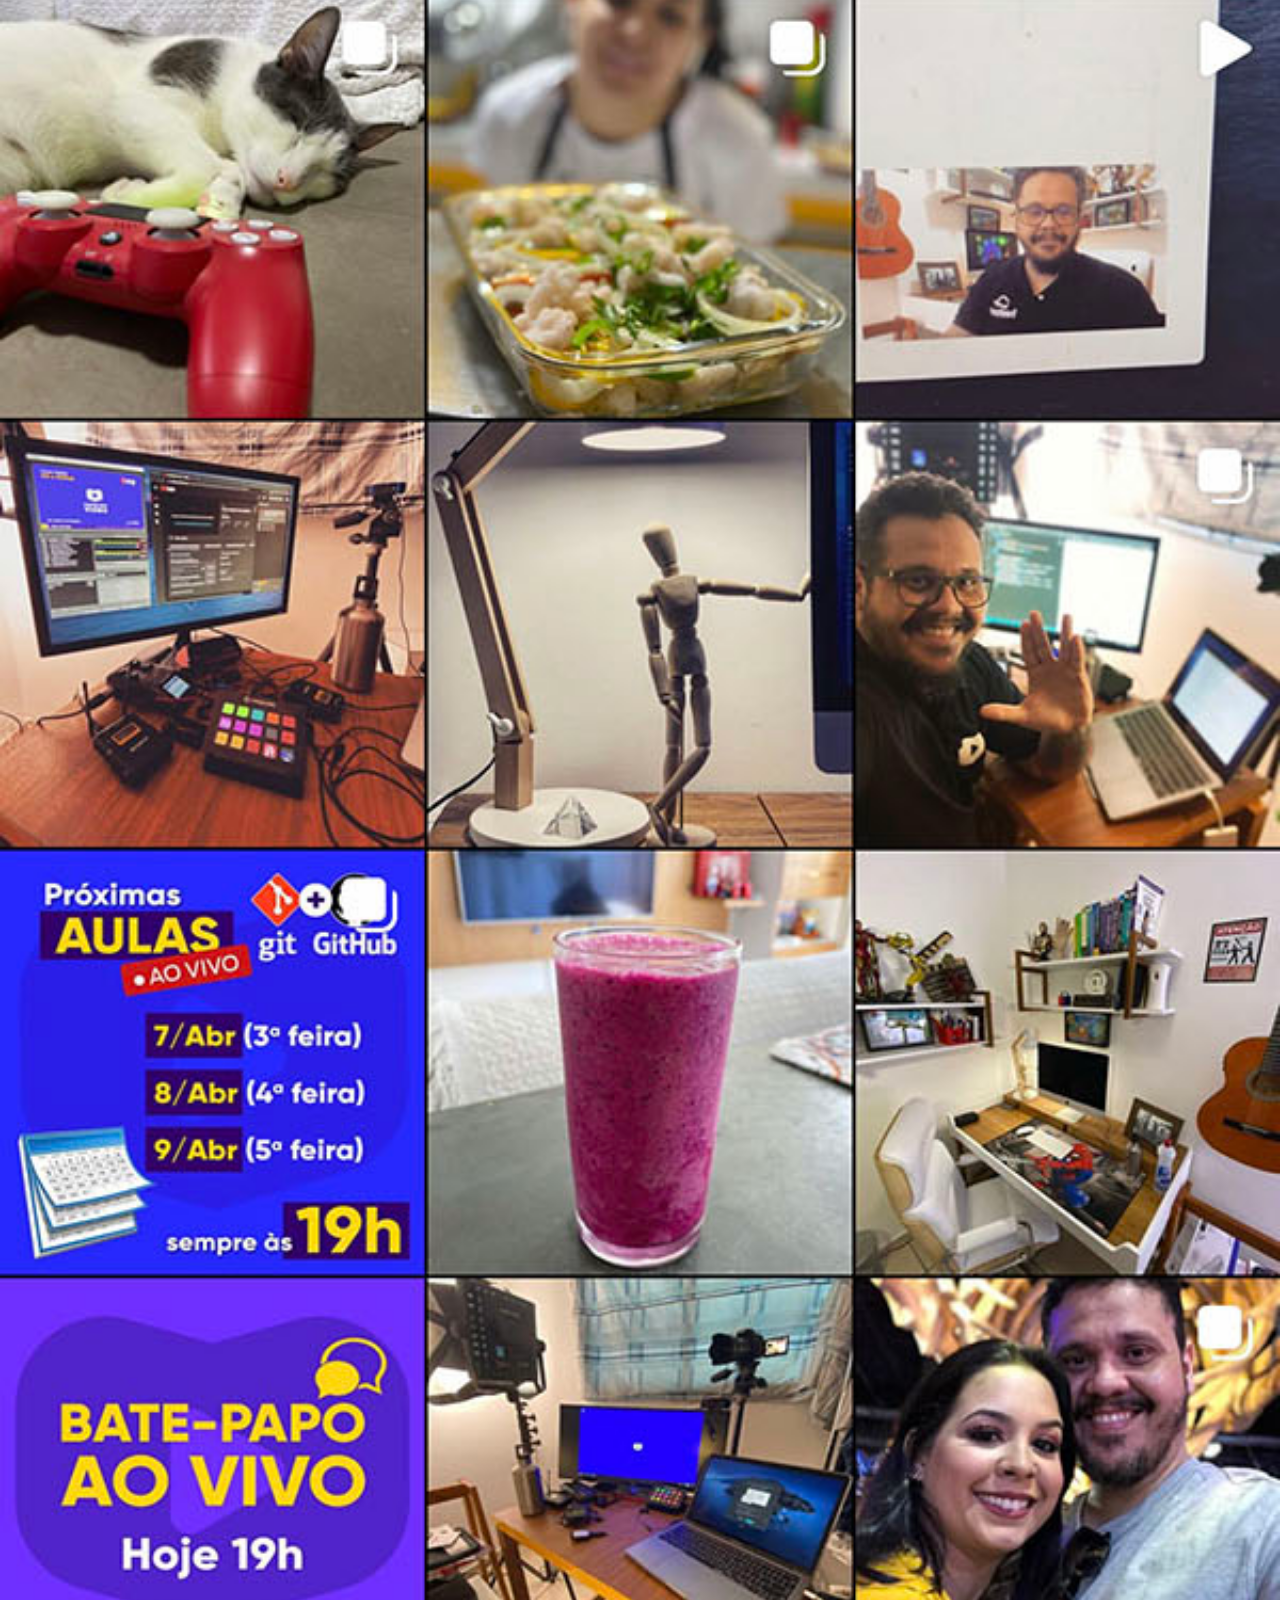
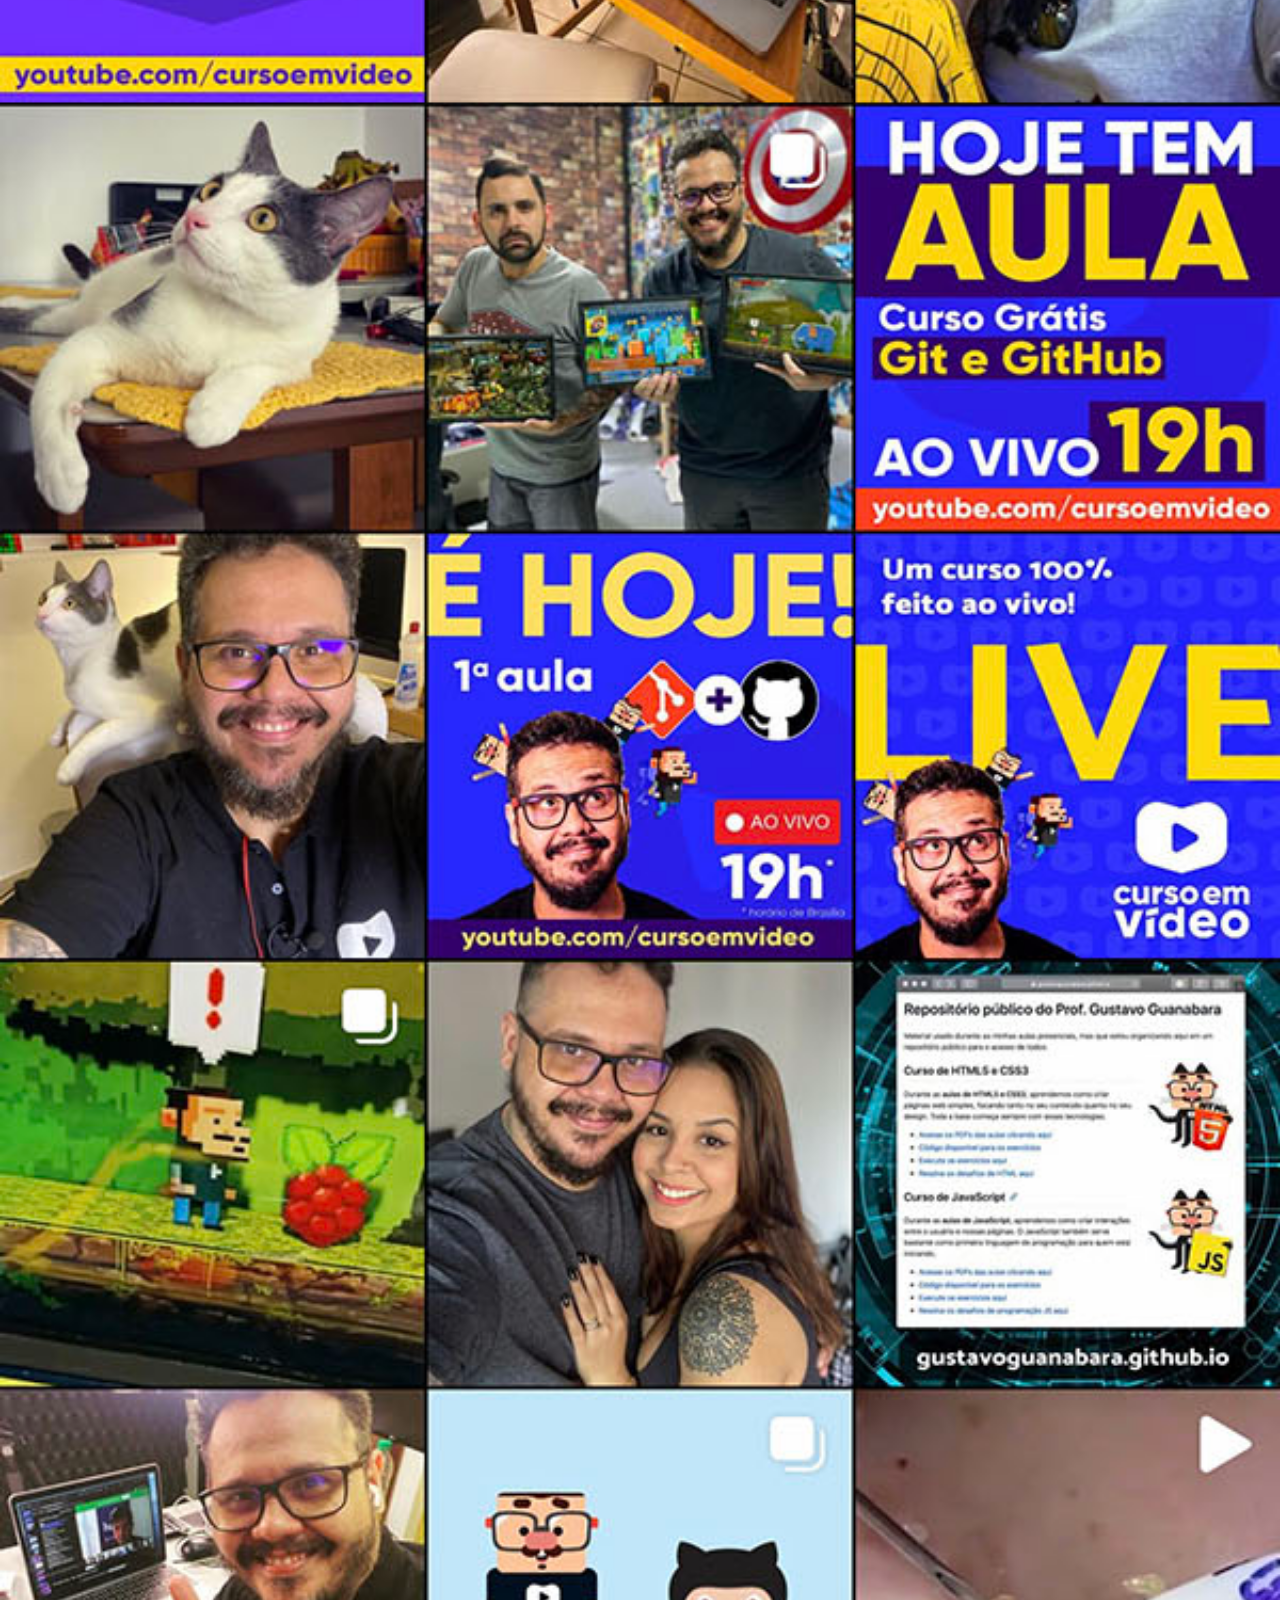
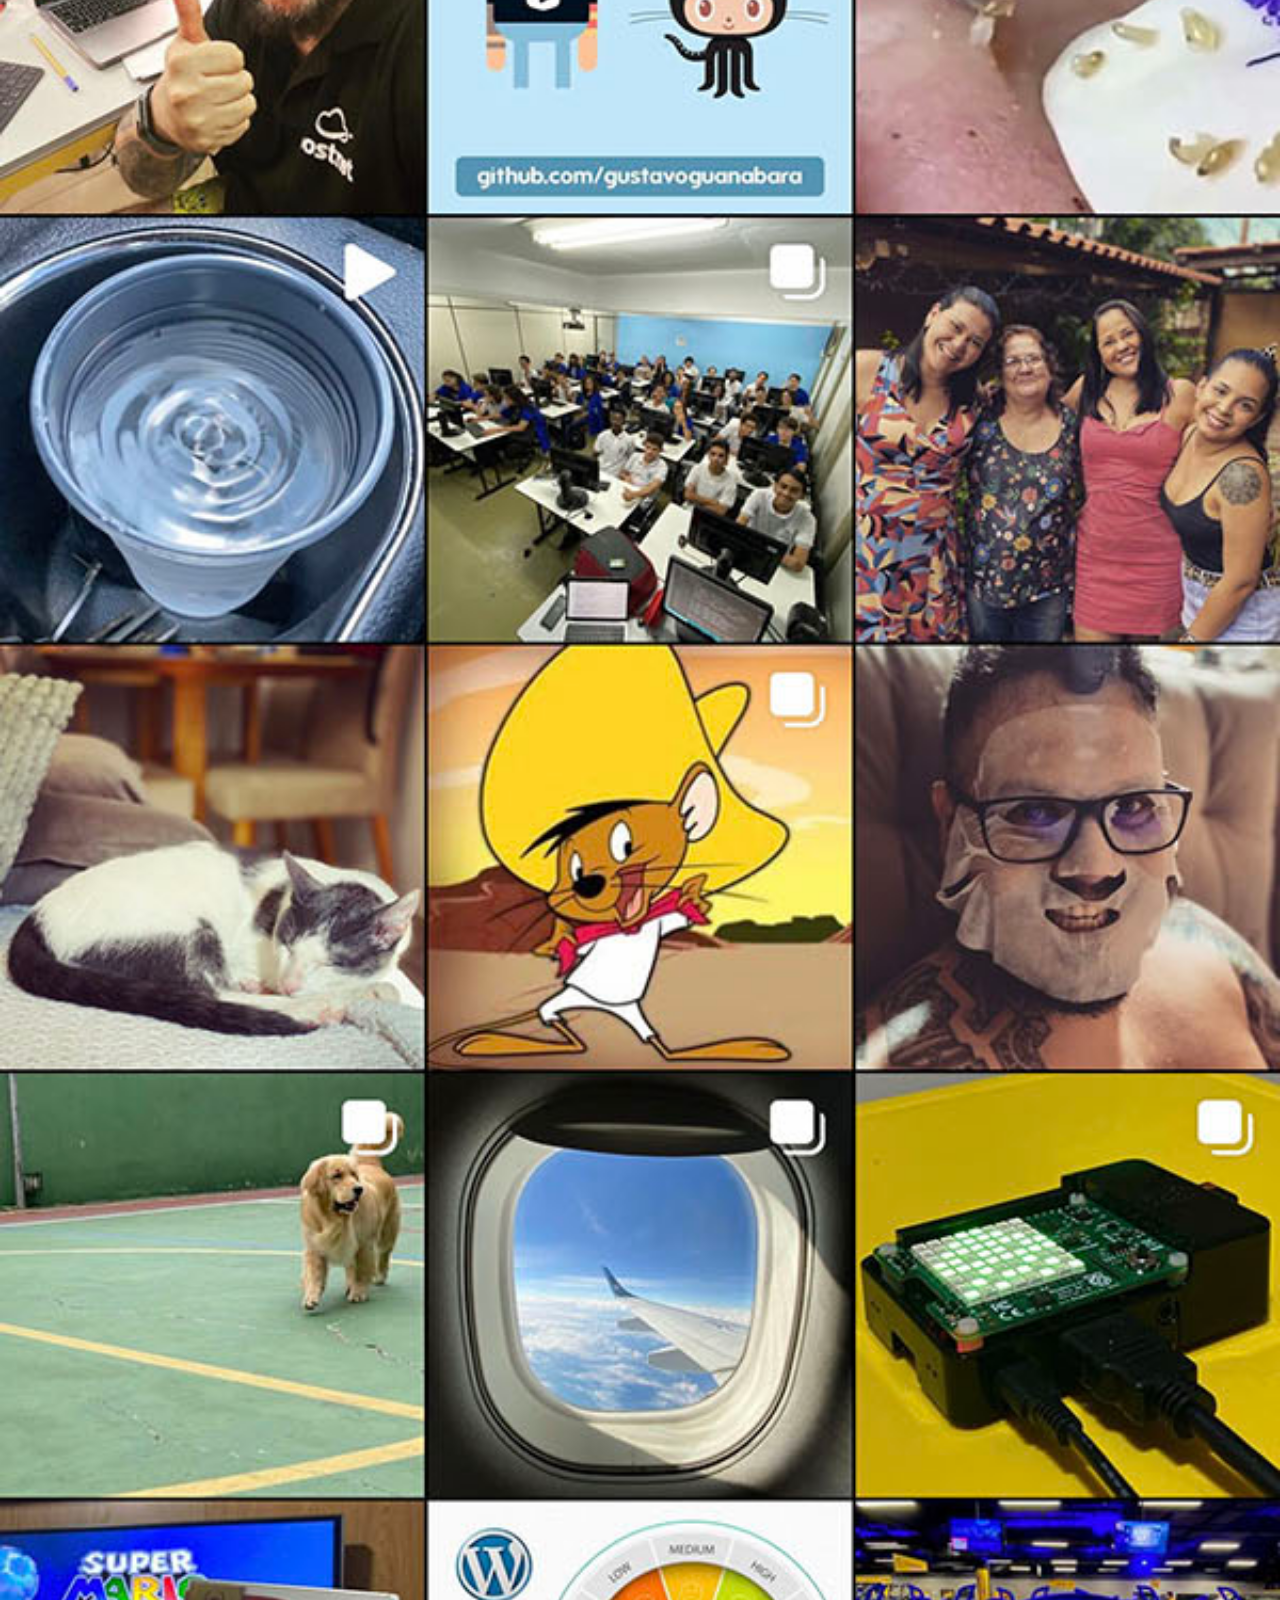
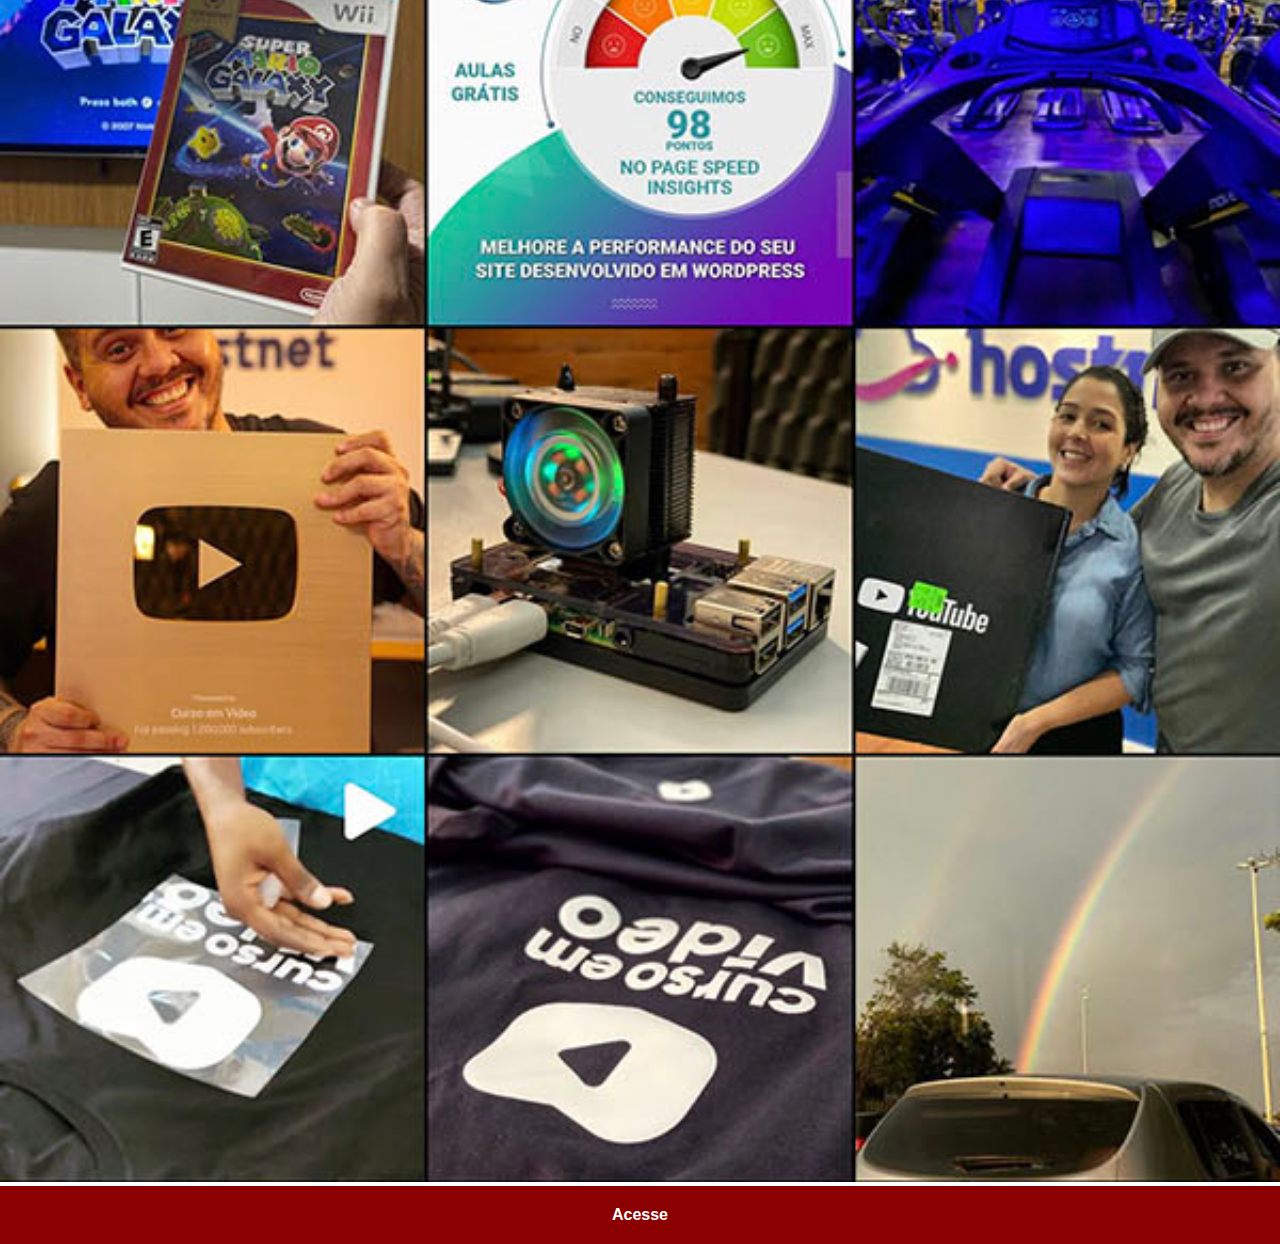
<file: instagram.html>
<!DOCTYPE html>
<html lang="pt-br">
<head>
    <meta charset="UTF-8">
    <meta http-equiv="X-UA-Compatible" content="IE=edge">
    <meta name="viewport" content="width=device-width, initial-scale=1.0">
    <title>Instagram</title>
    <link rel="stylesheet" href="estilos/social.css">
</head>
<body>
    <img src="imagens/tela-instagram.jpg" alt="Instagram">
    <a href="https://www.instagram.com/gustavoguanabara/" target="_blank">Acesse</a>
</body>
</html>
</file>
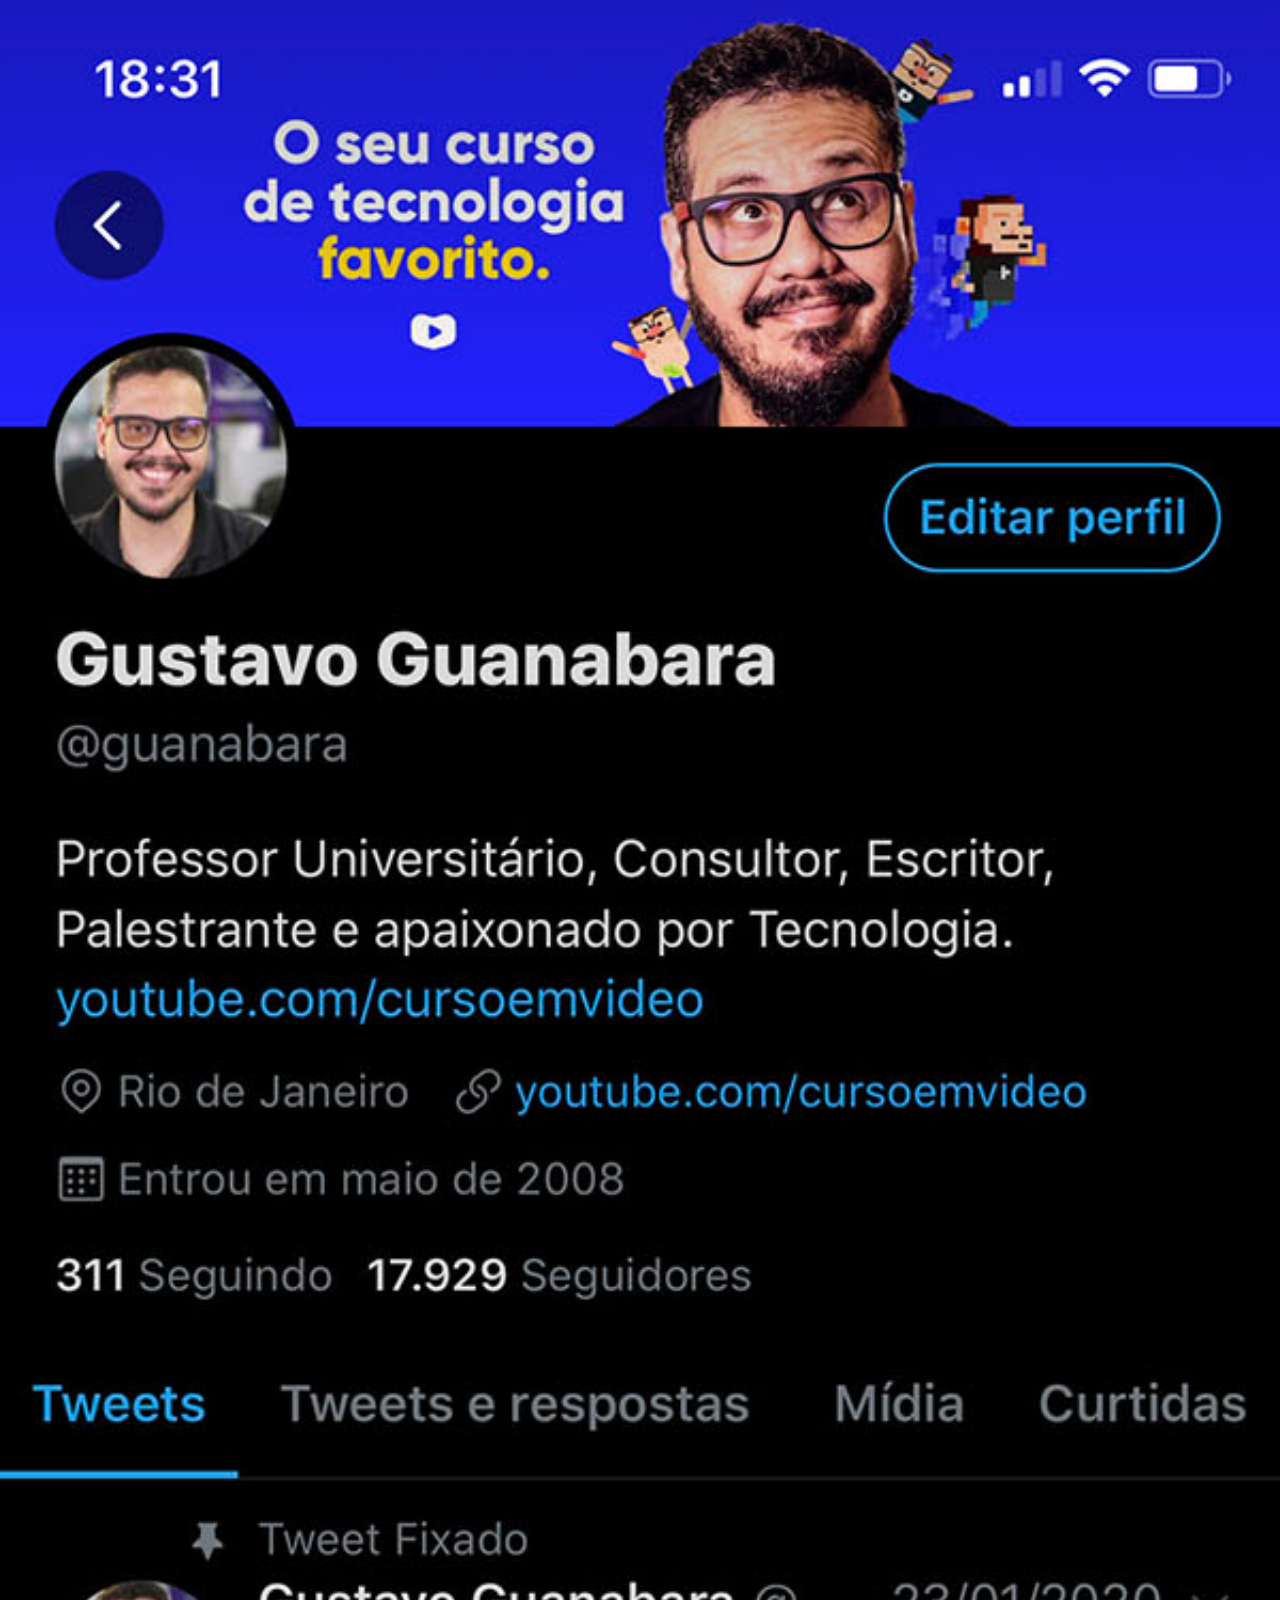
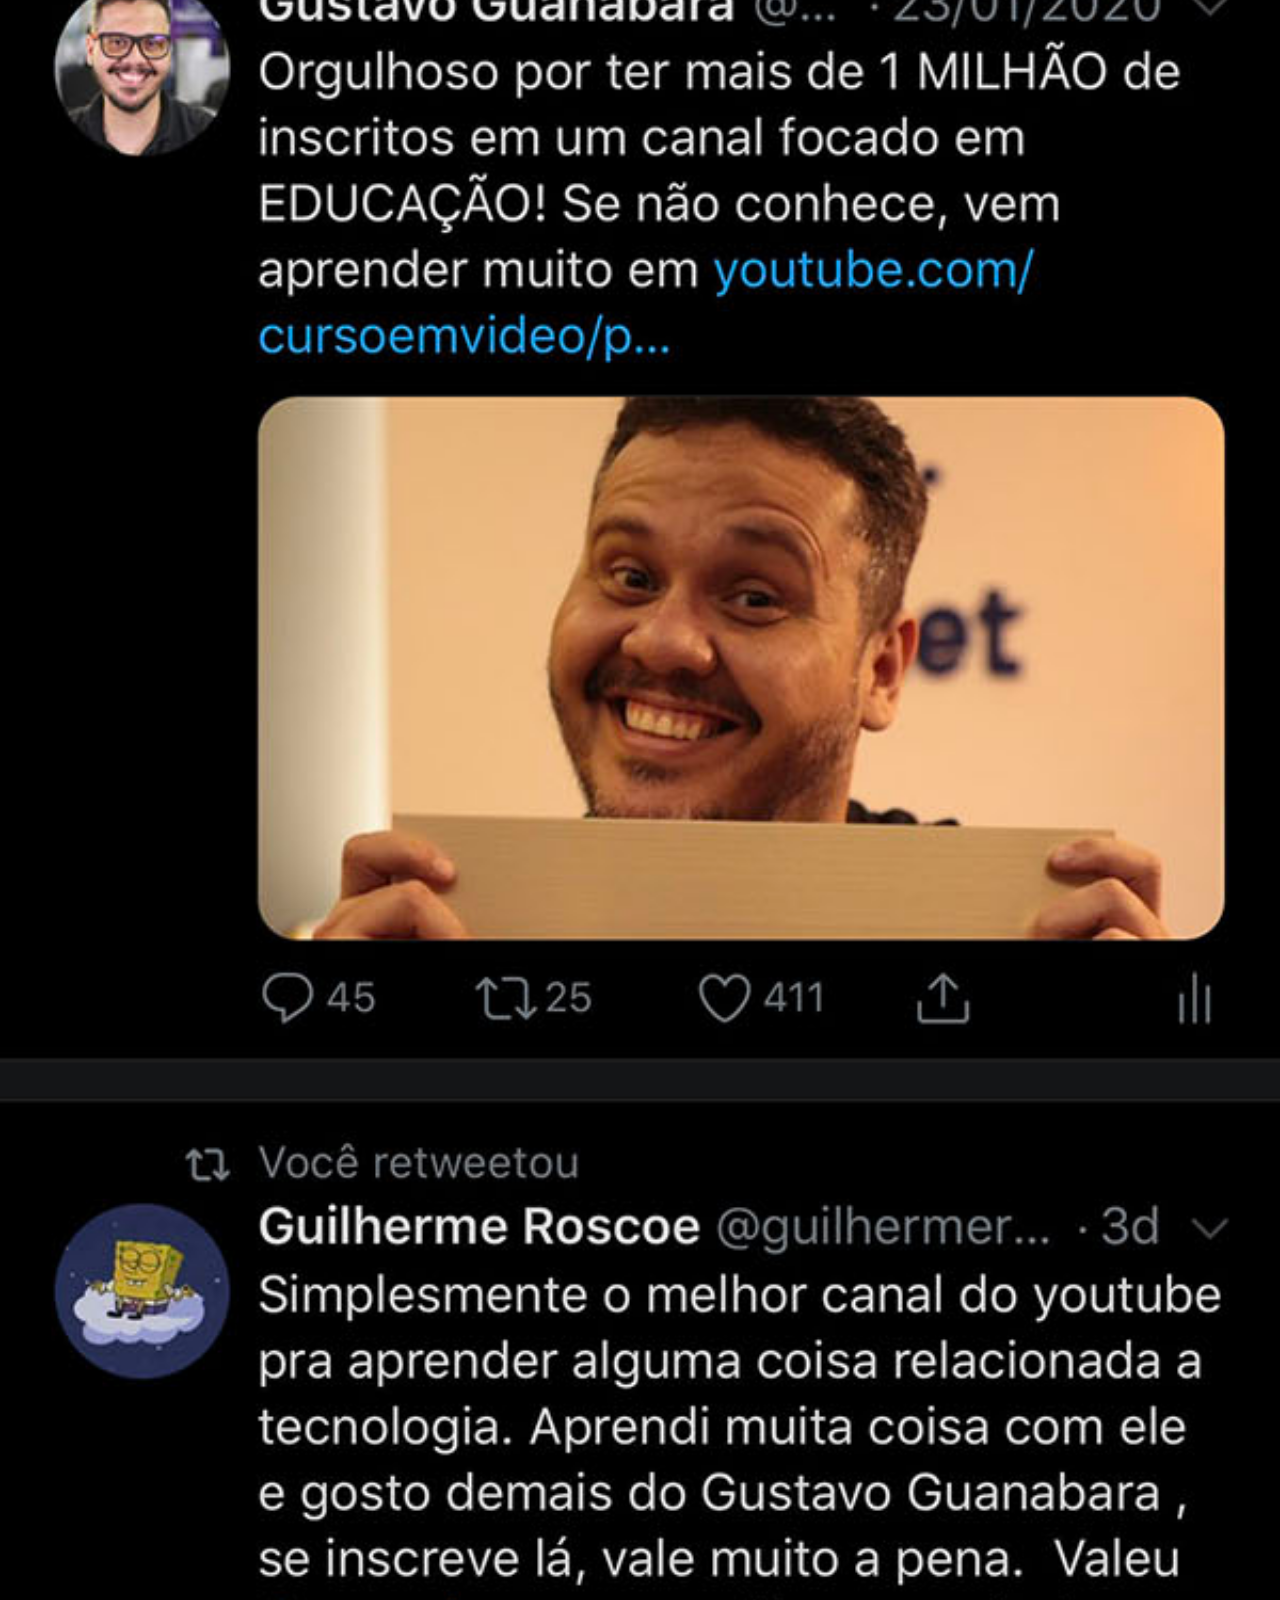
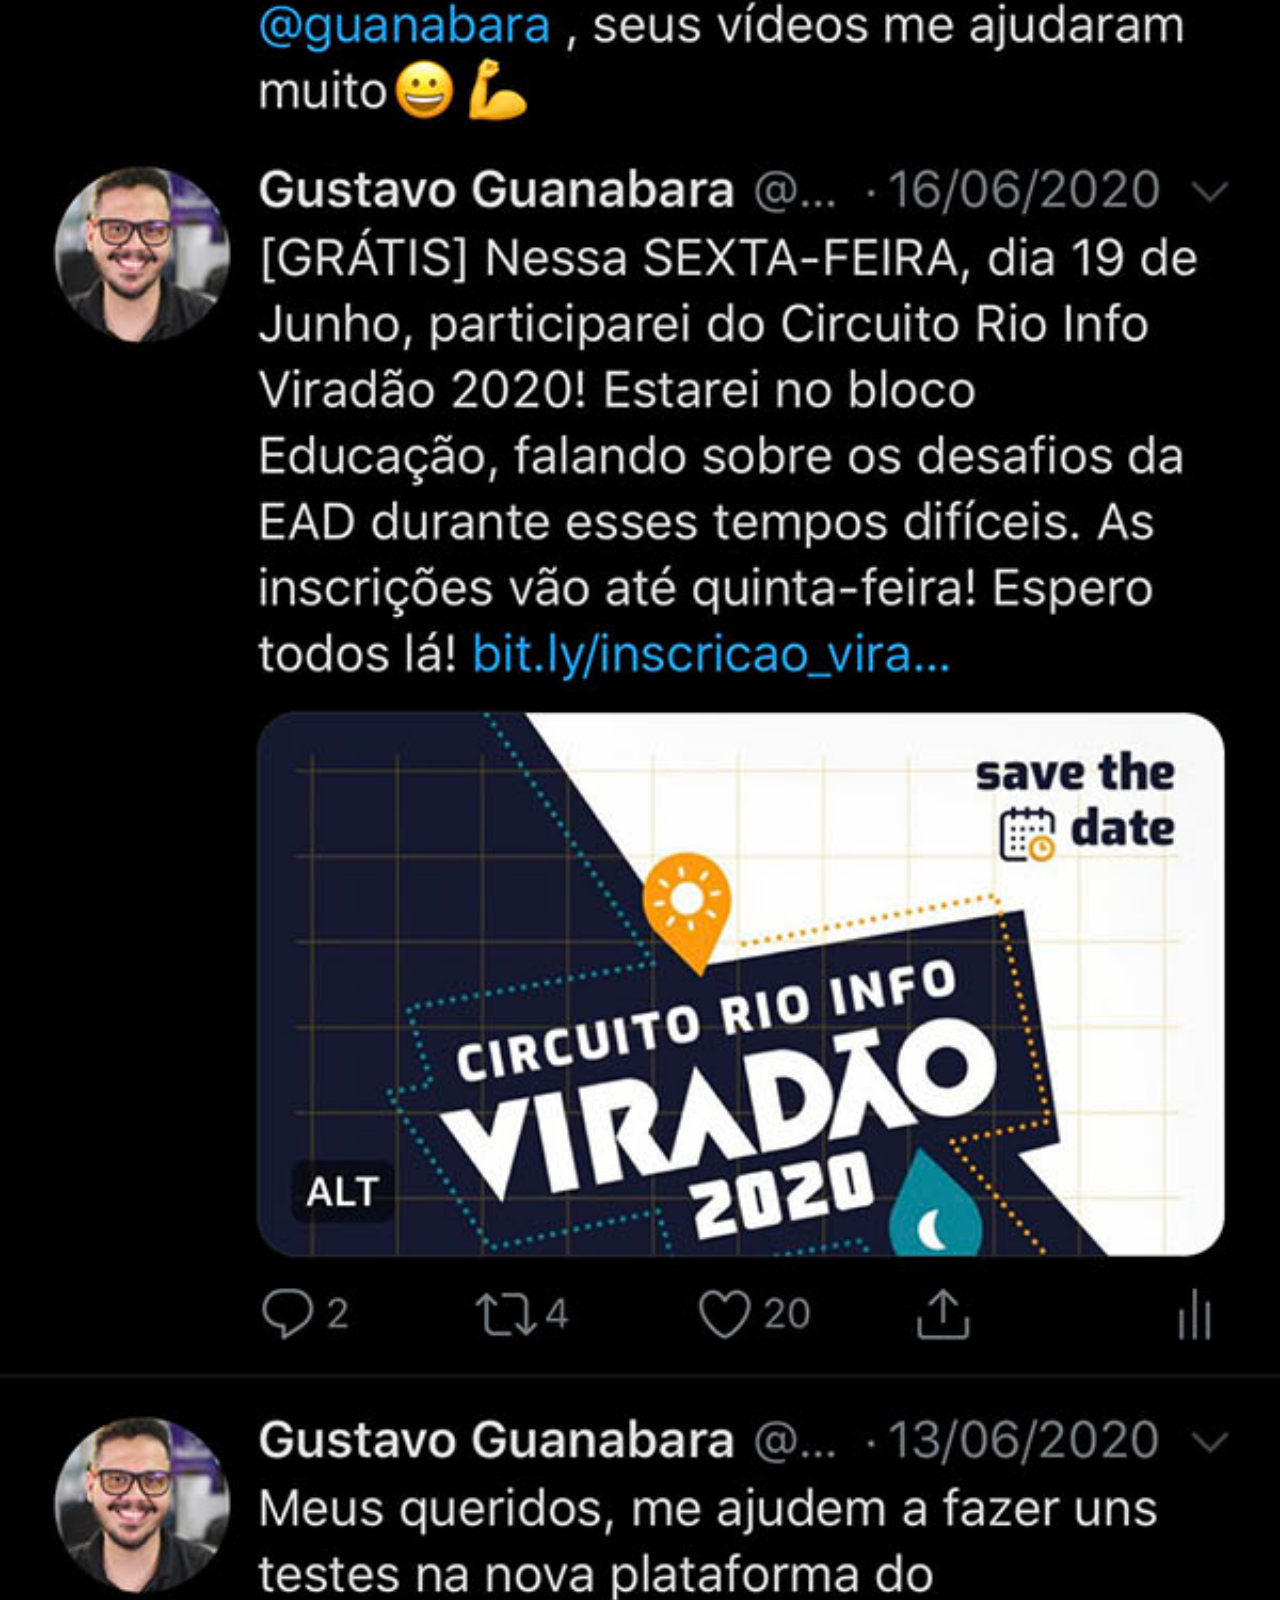
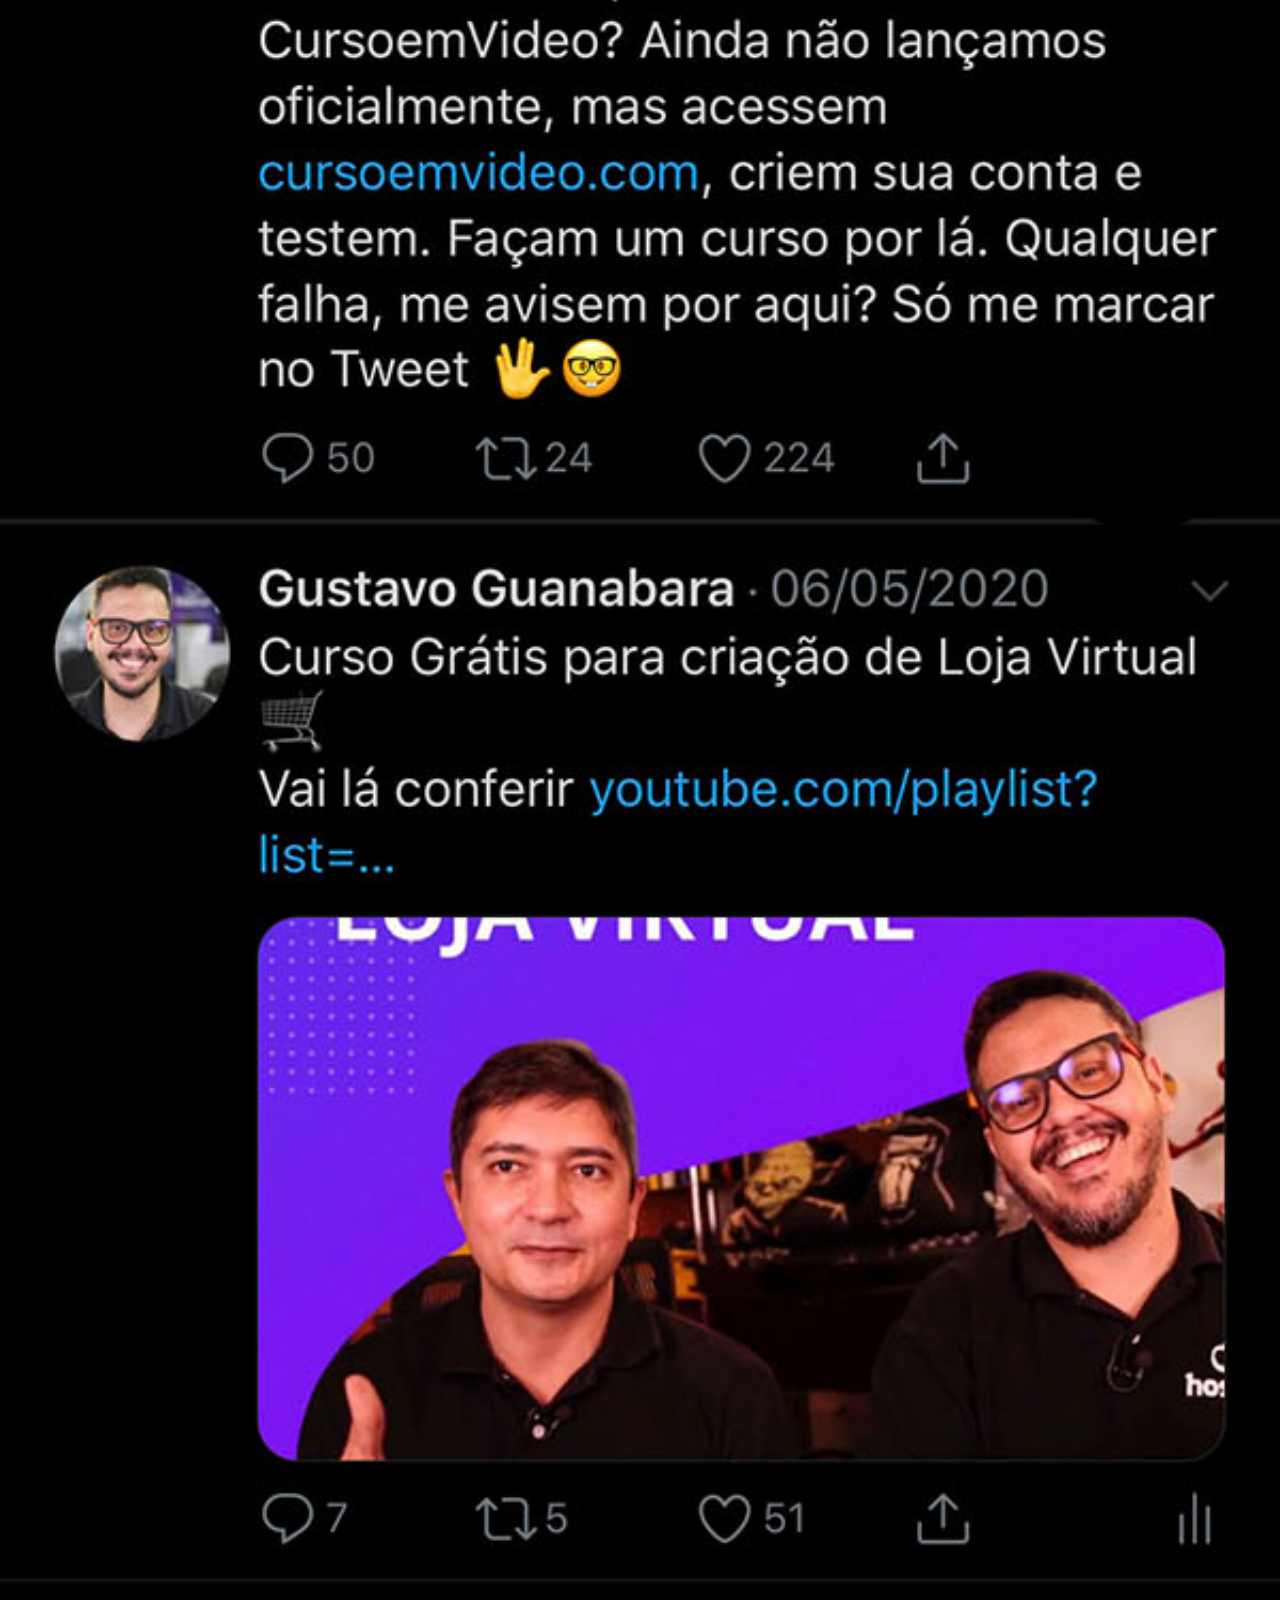
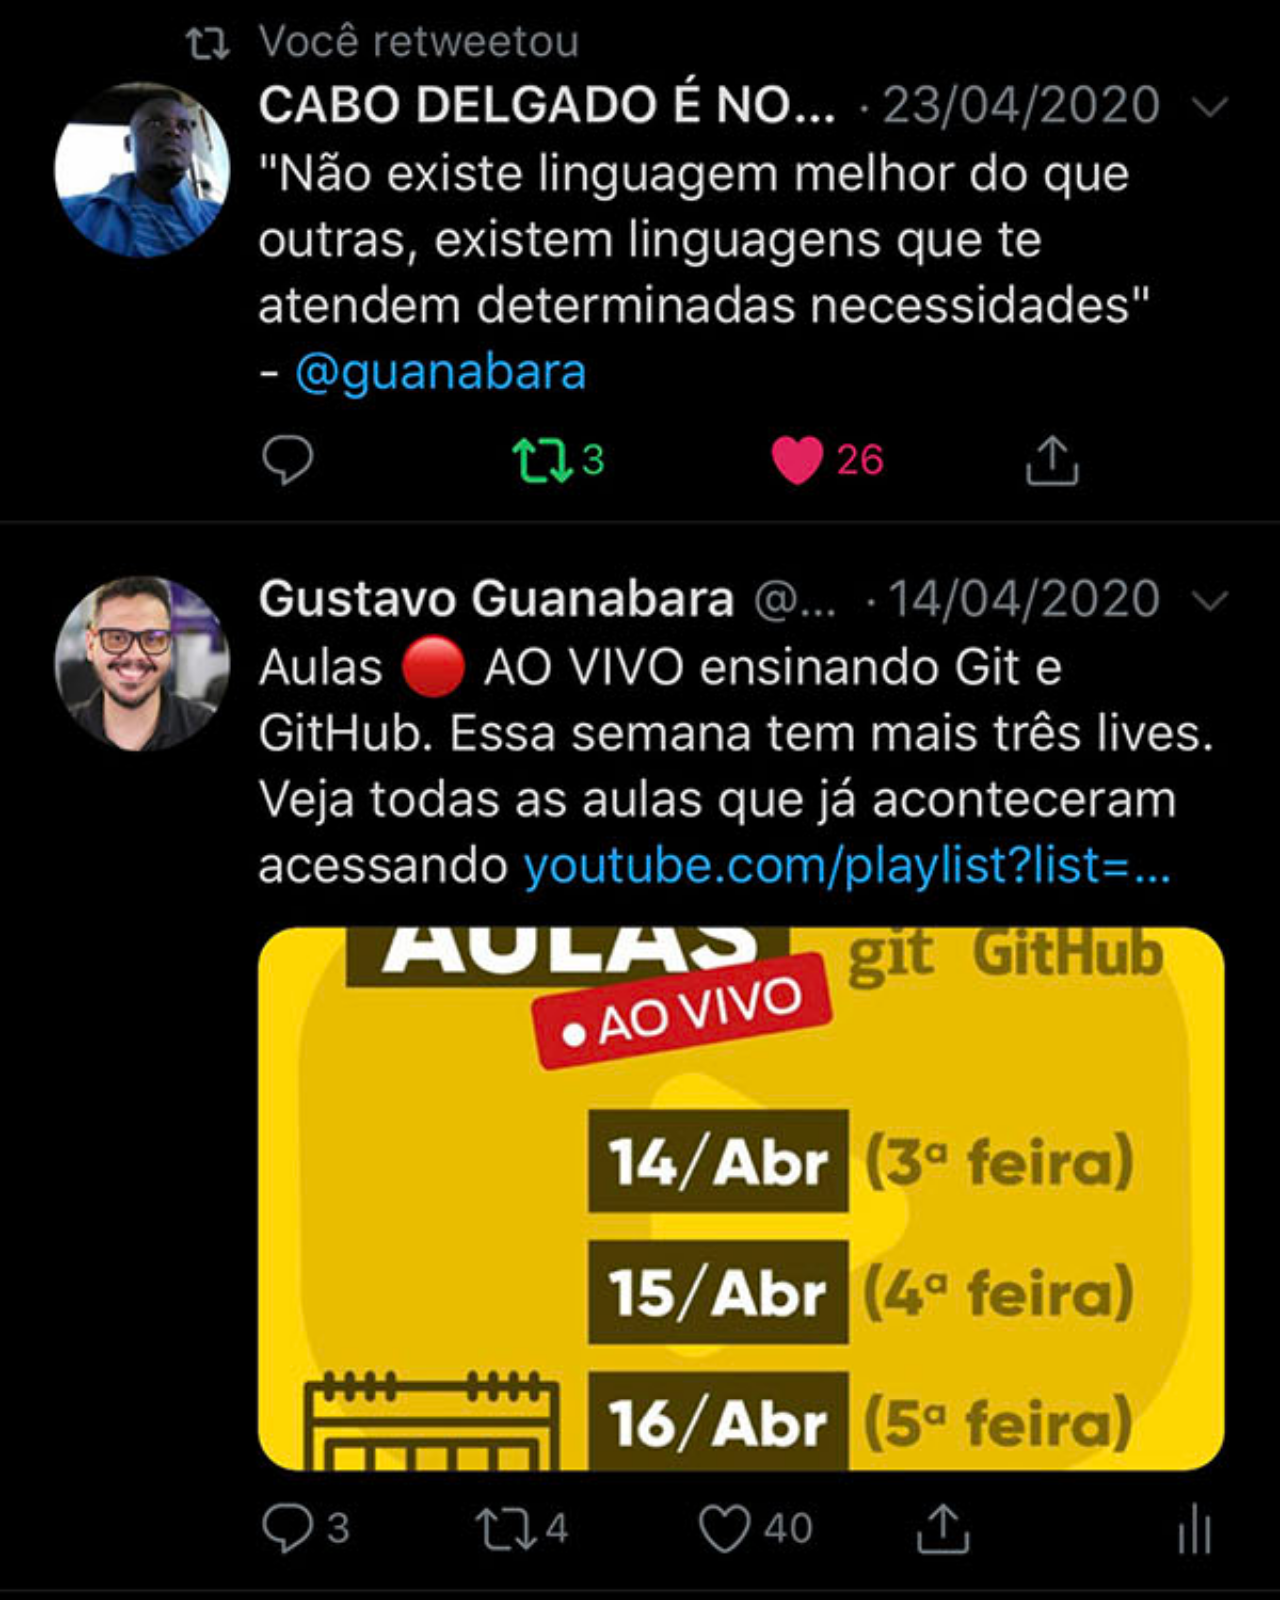
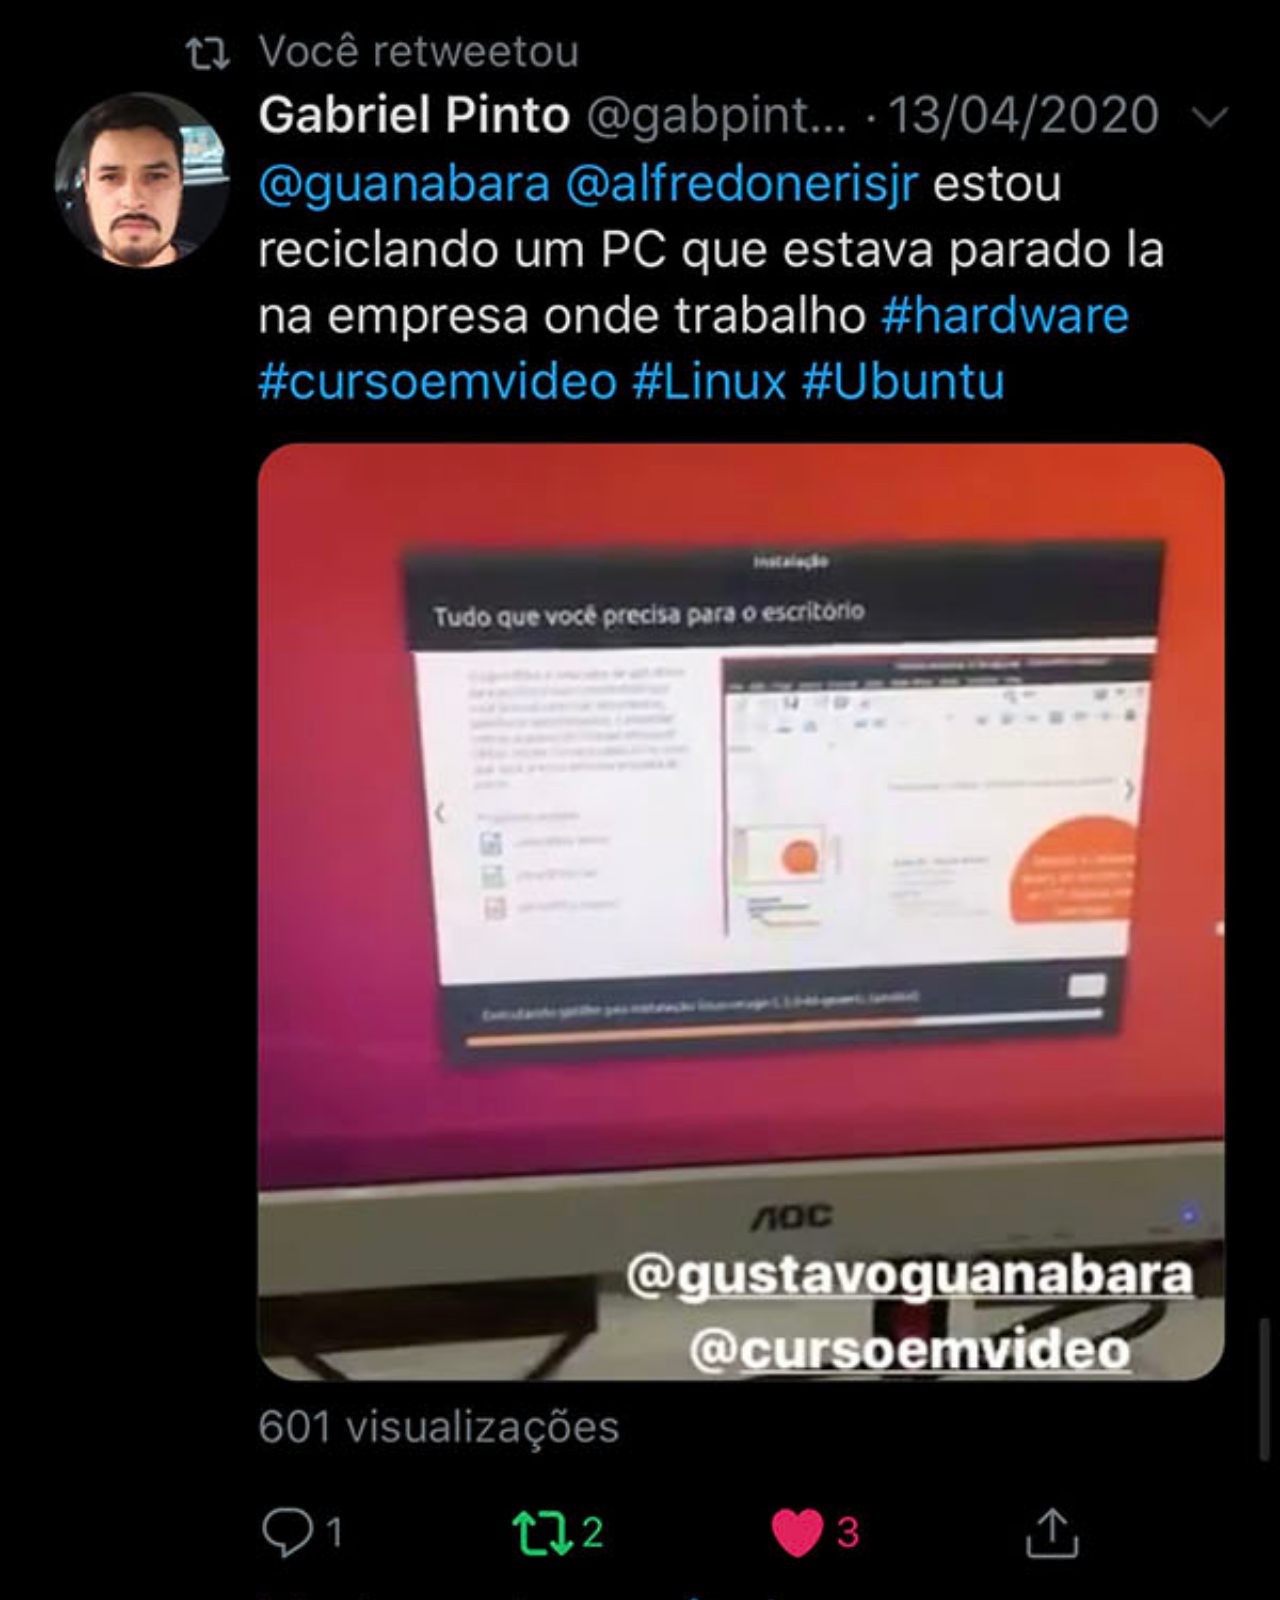
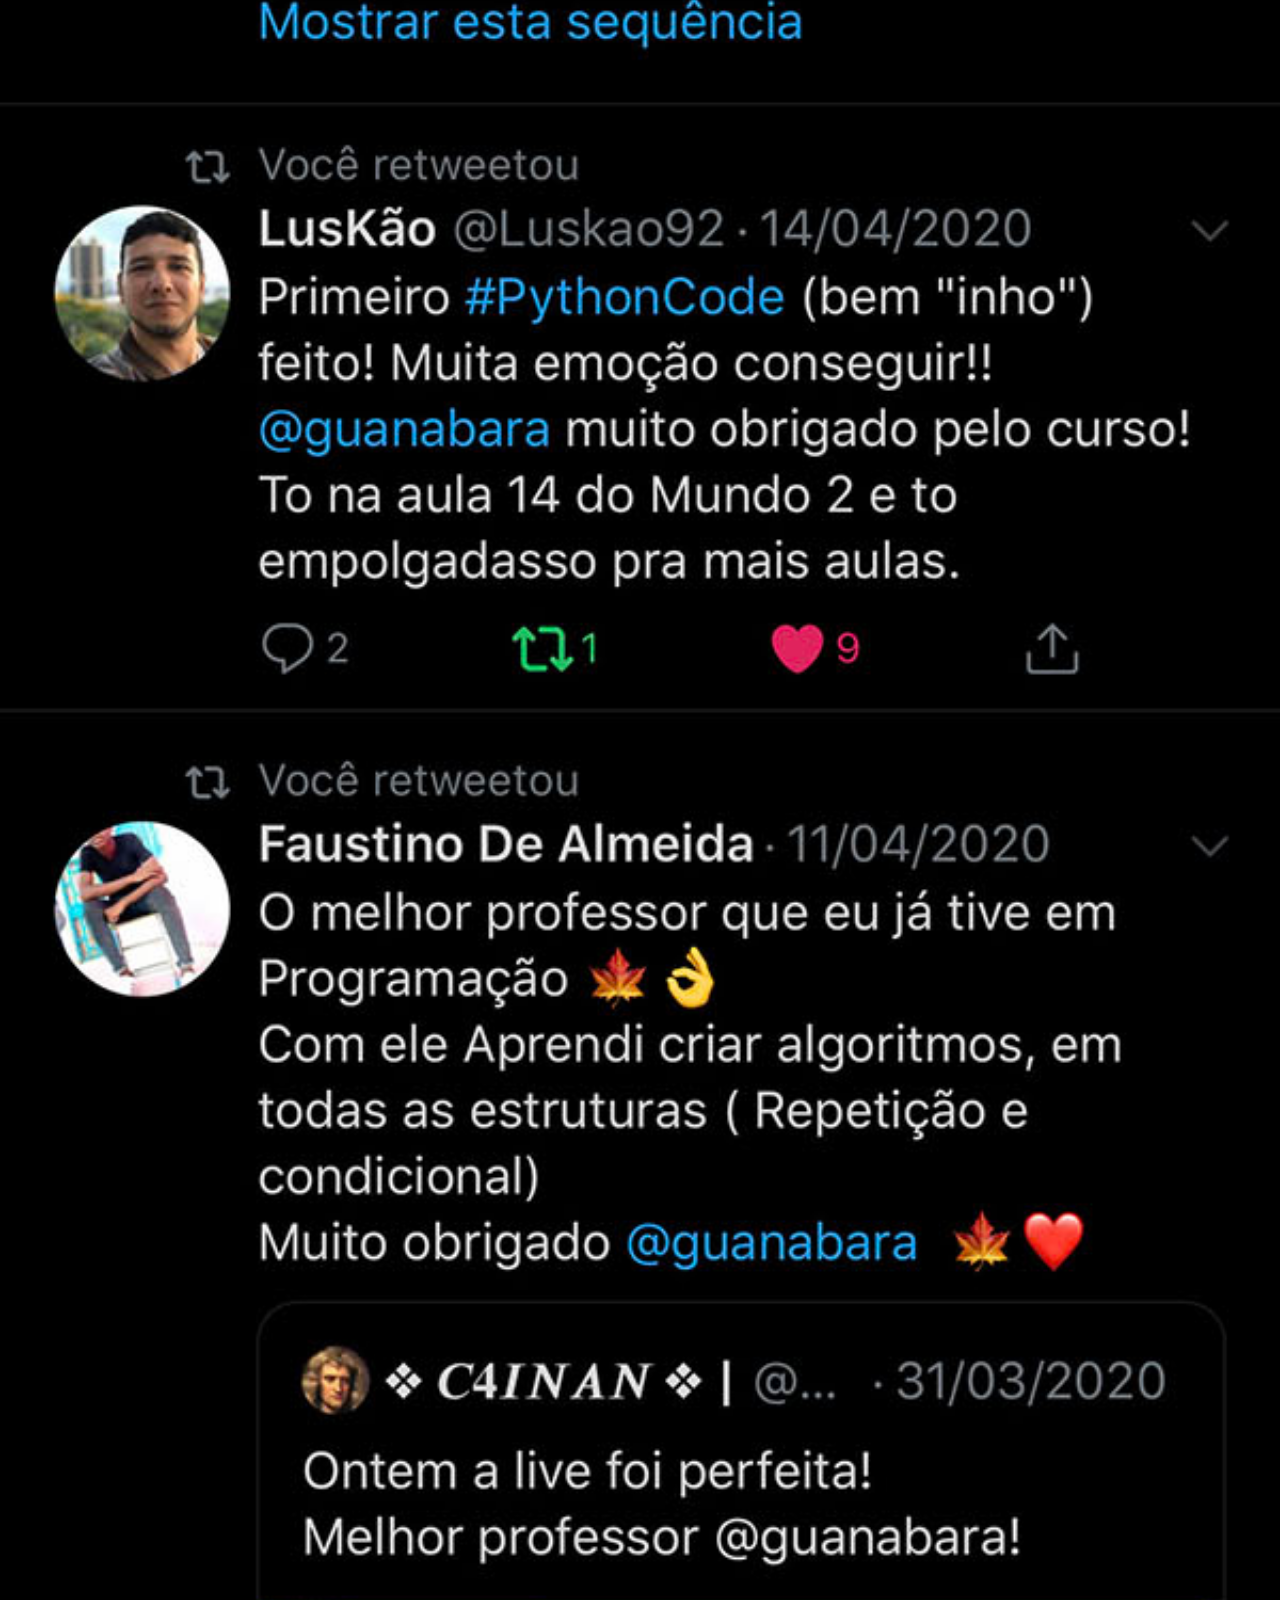
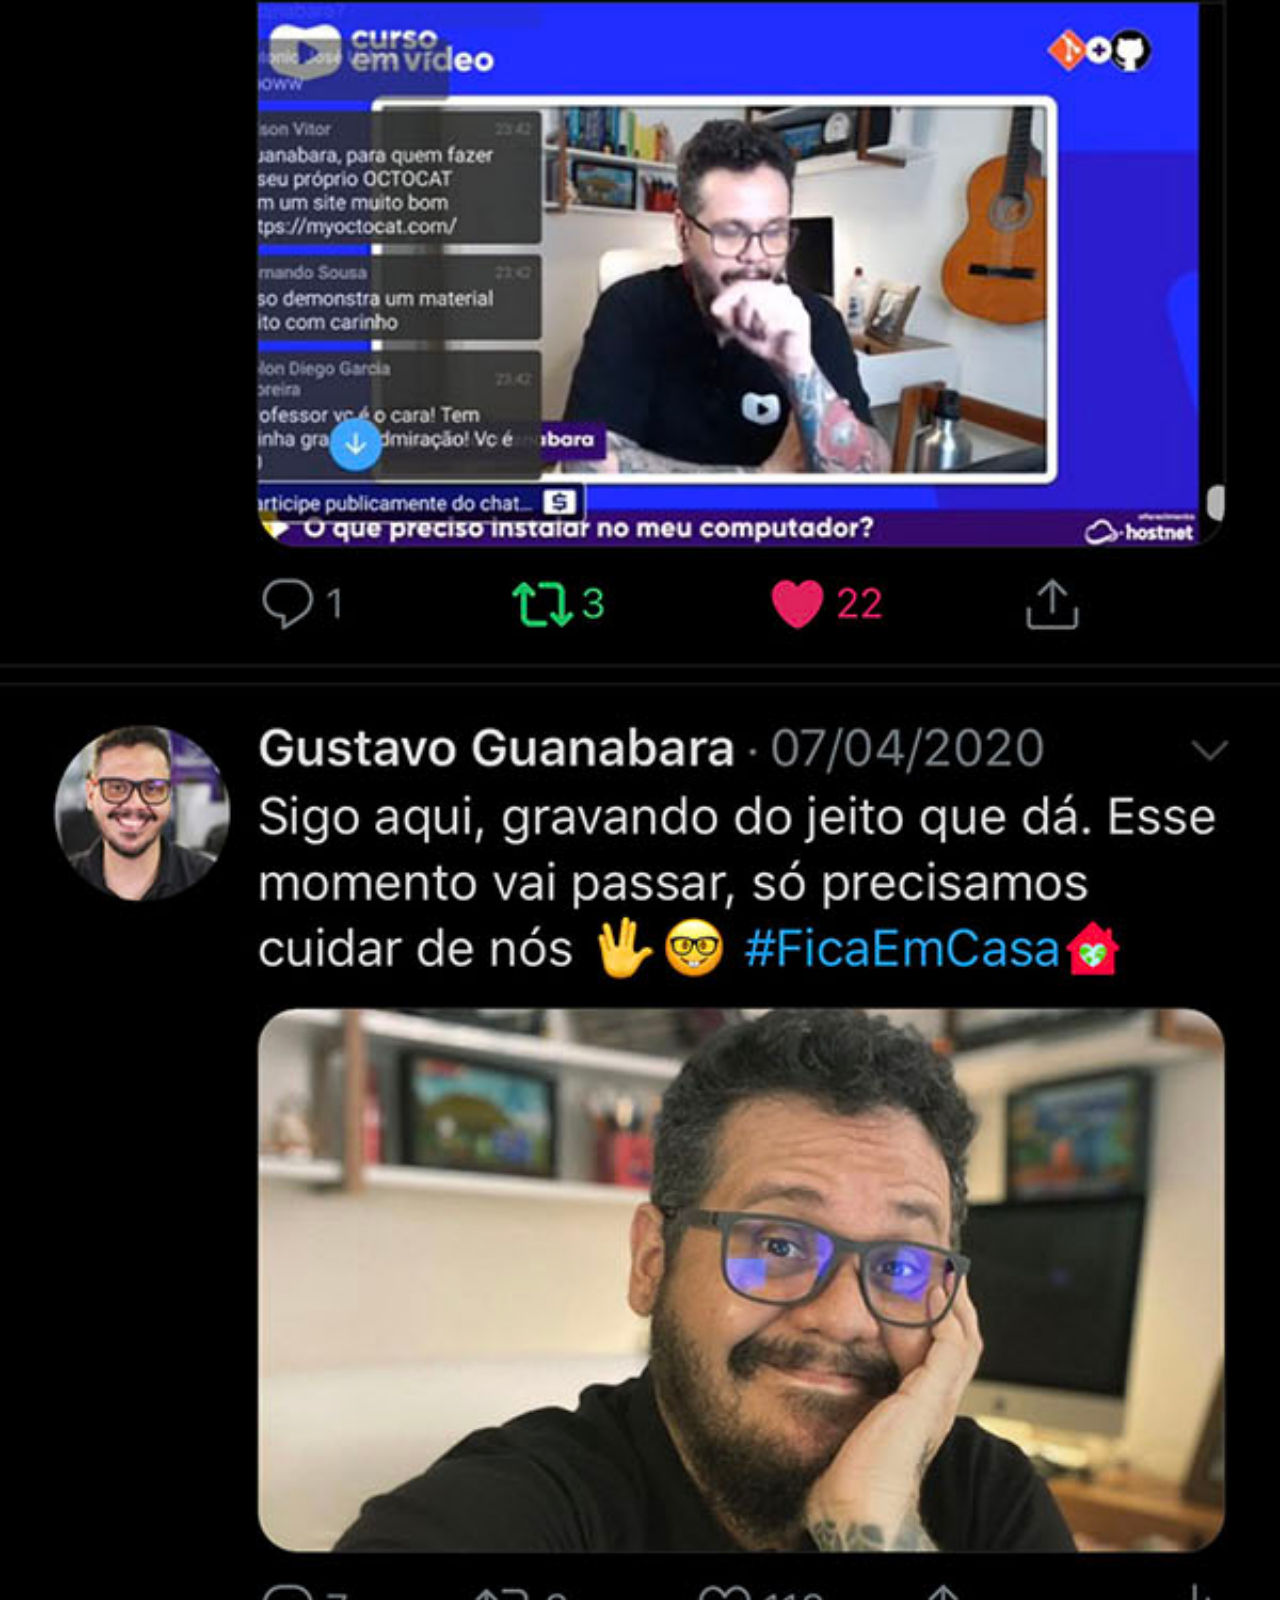
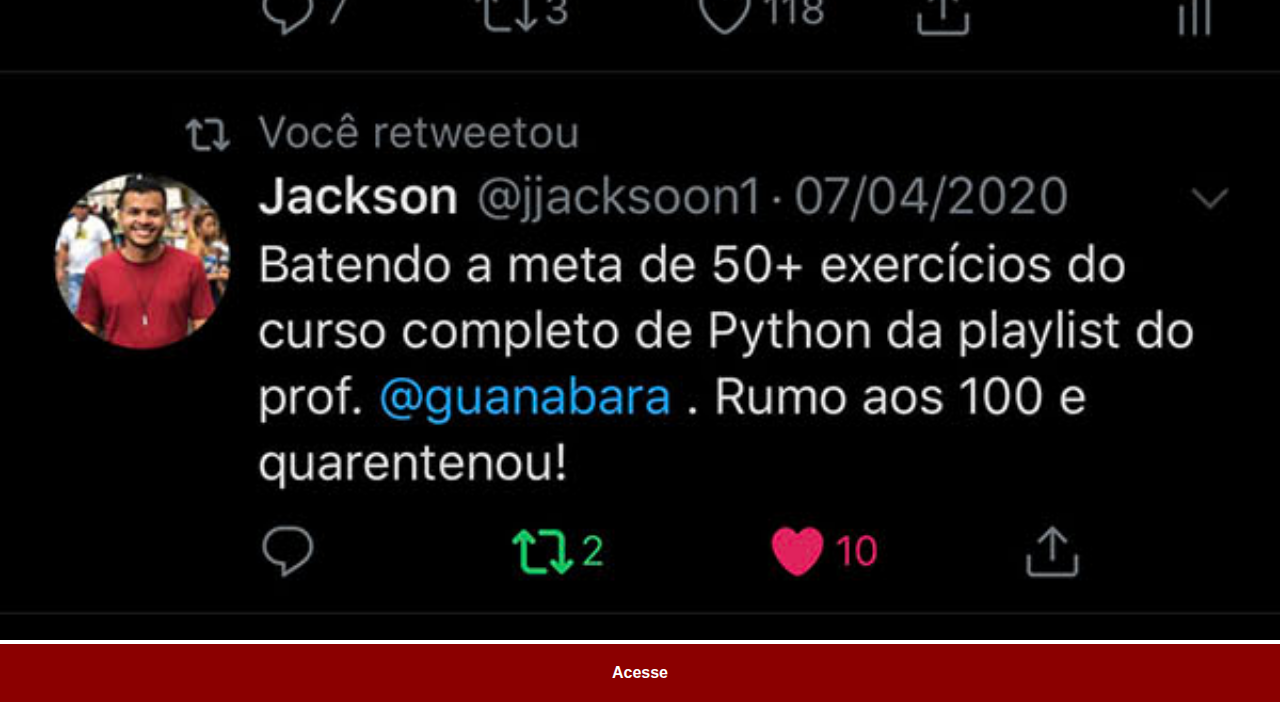
<file: twiter.html>
<!DOCTYPE html>
<html lang="pt-br">
<head>
    <meta charset="UTF-8">
    <meta http-equiv="X-UA-Compatible" content="IE=edge">
    <meta name="viewport" content="width=device-width, initial-scale=1.0">
    <title>Twitter</title>
    <link rel="stylesheet" href="estilos/social.css">
</head>
<body>
    <img src="imagens/tela-twitter.jpg" alt="Twitter">
    <a href="https://twitter.com/guanabara" target="_blank">Acesse</a>
</body>
</html>
</file>
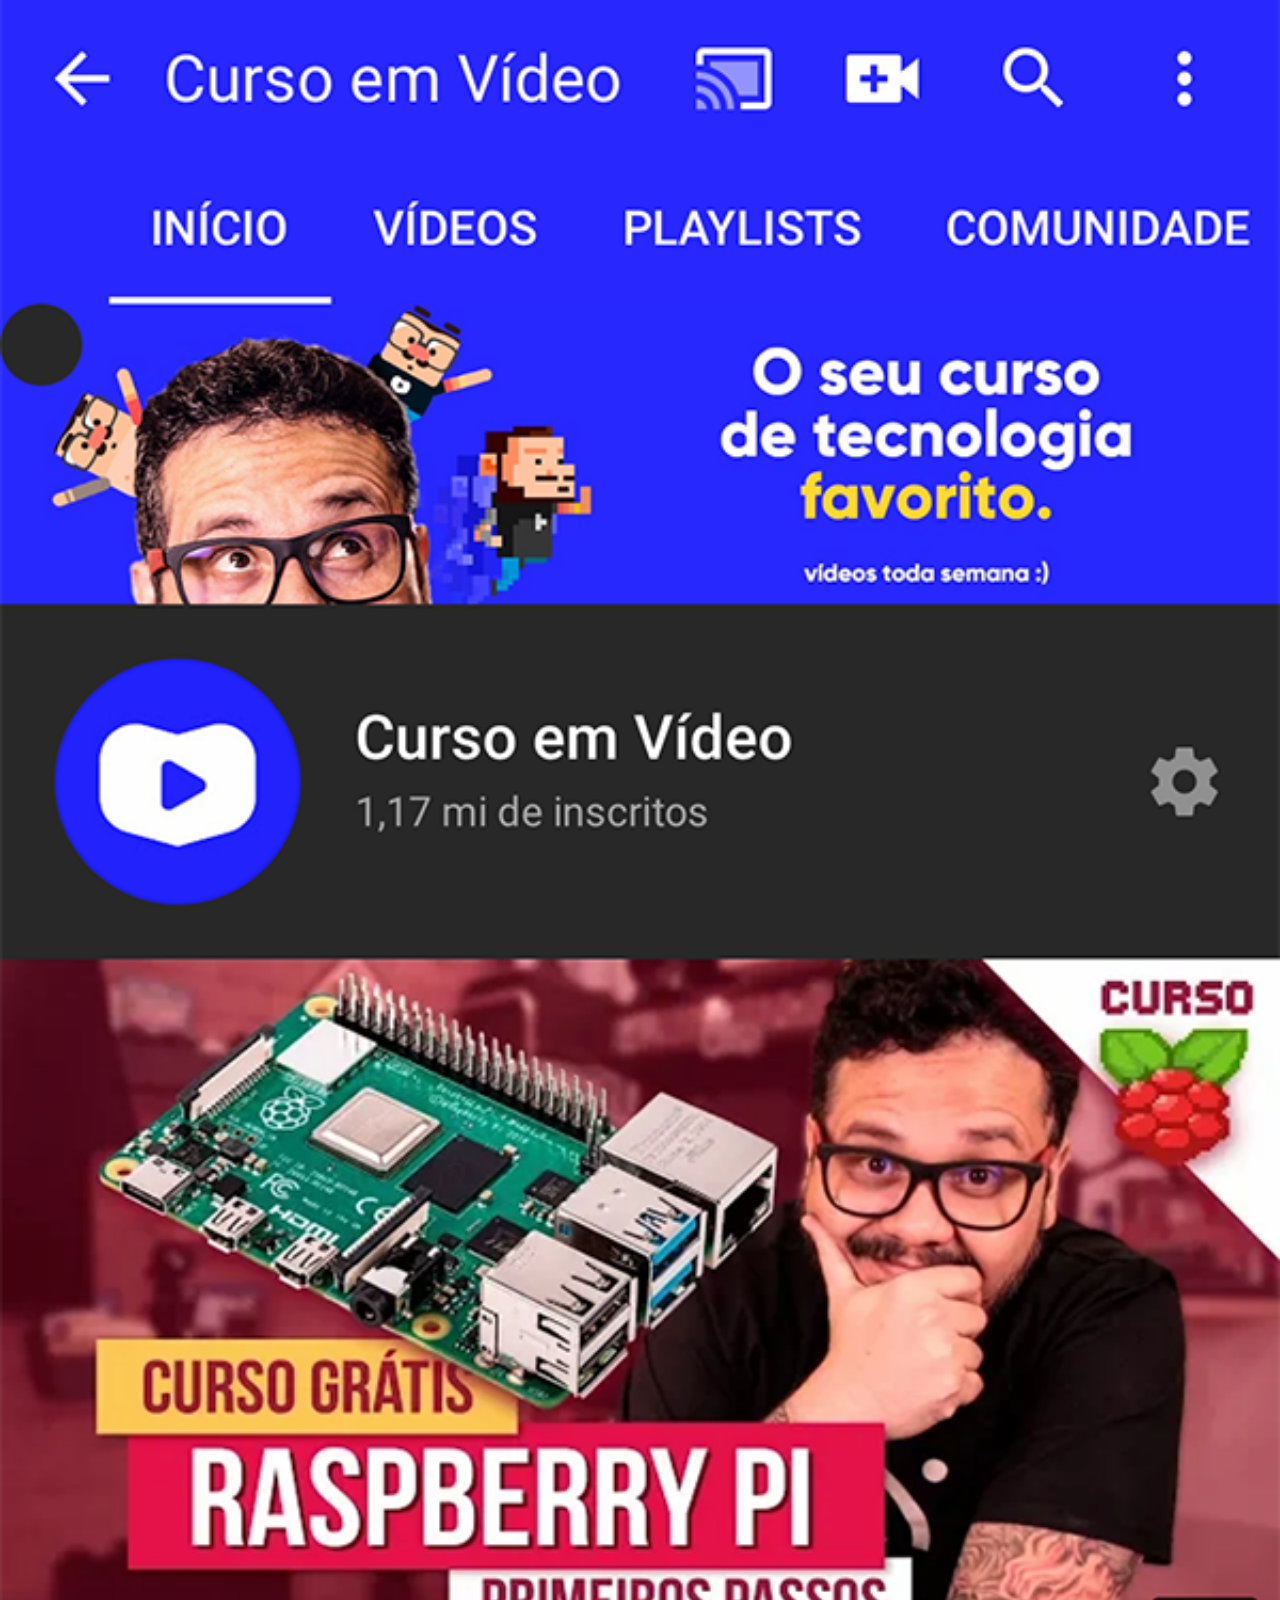
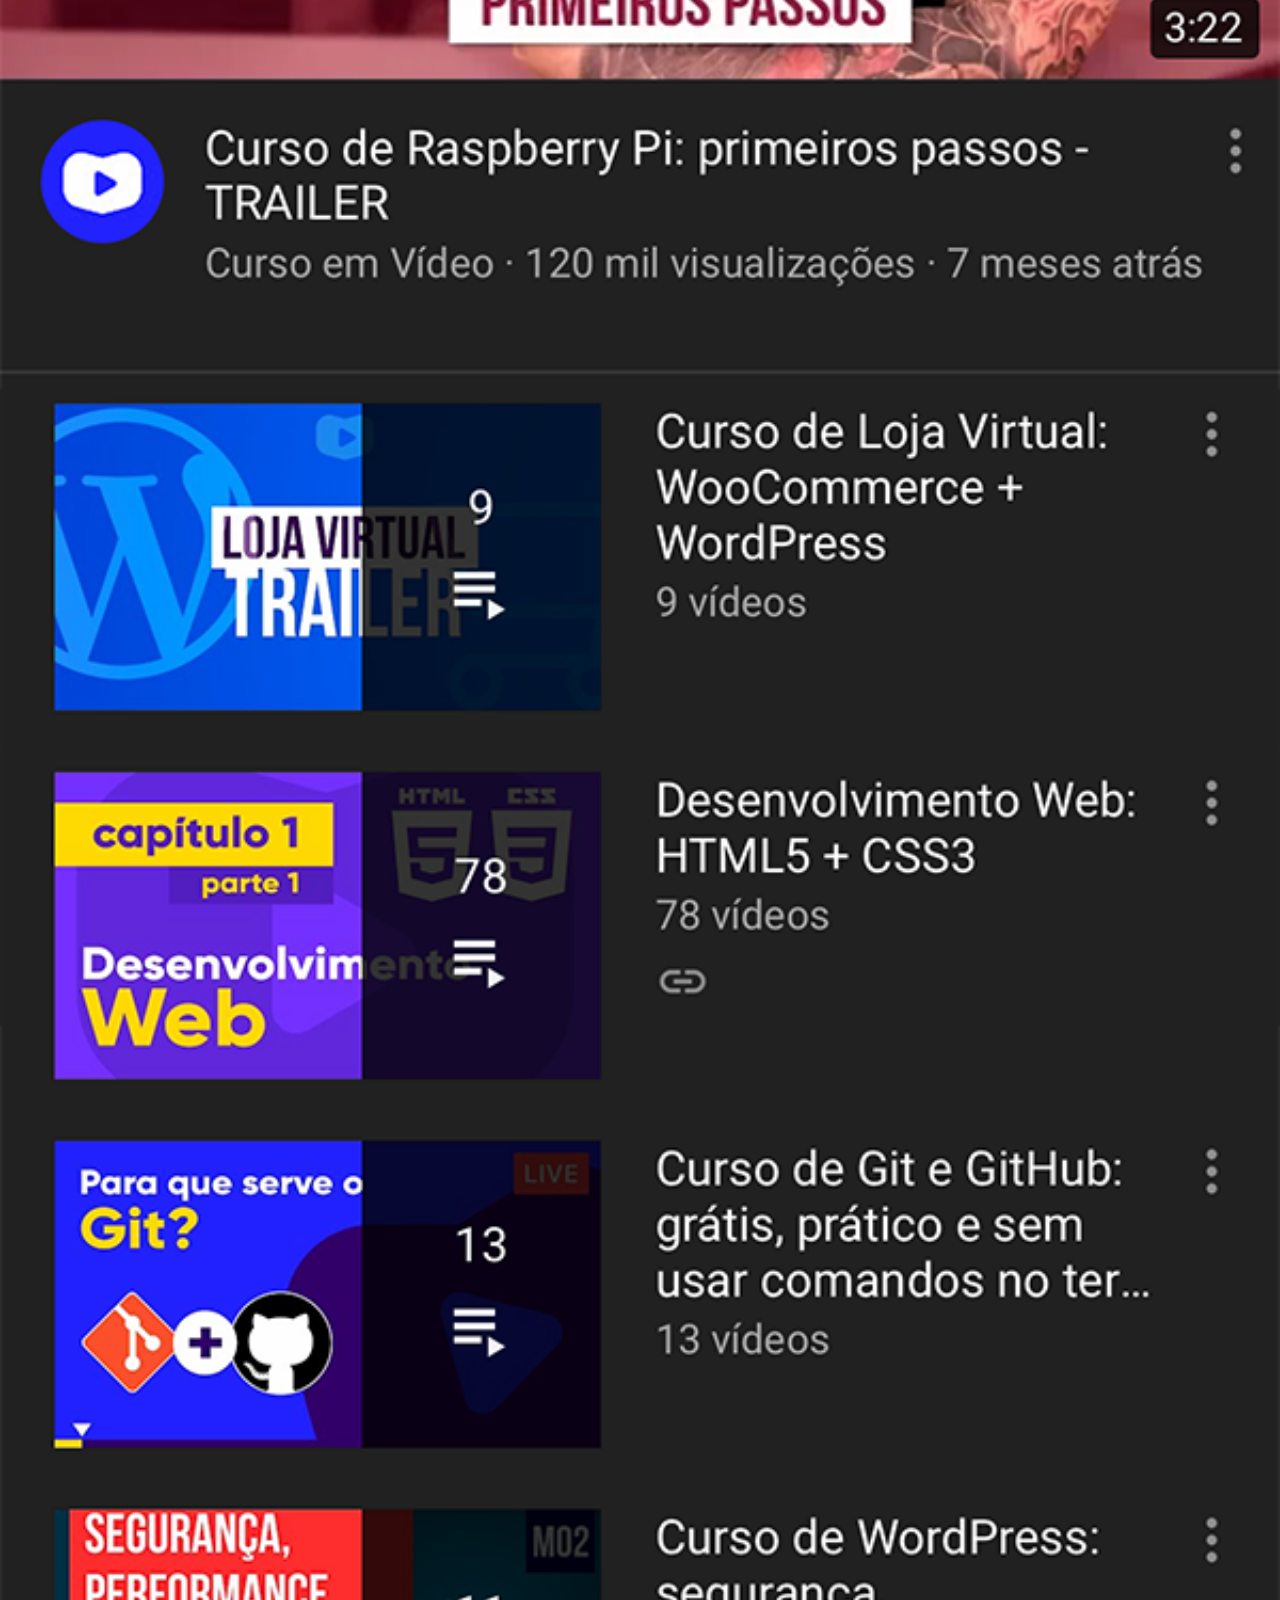
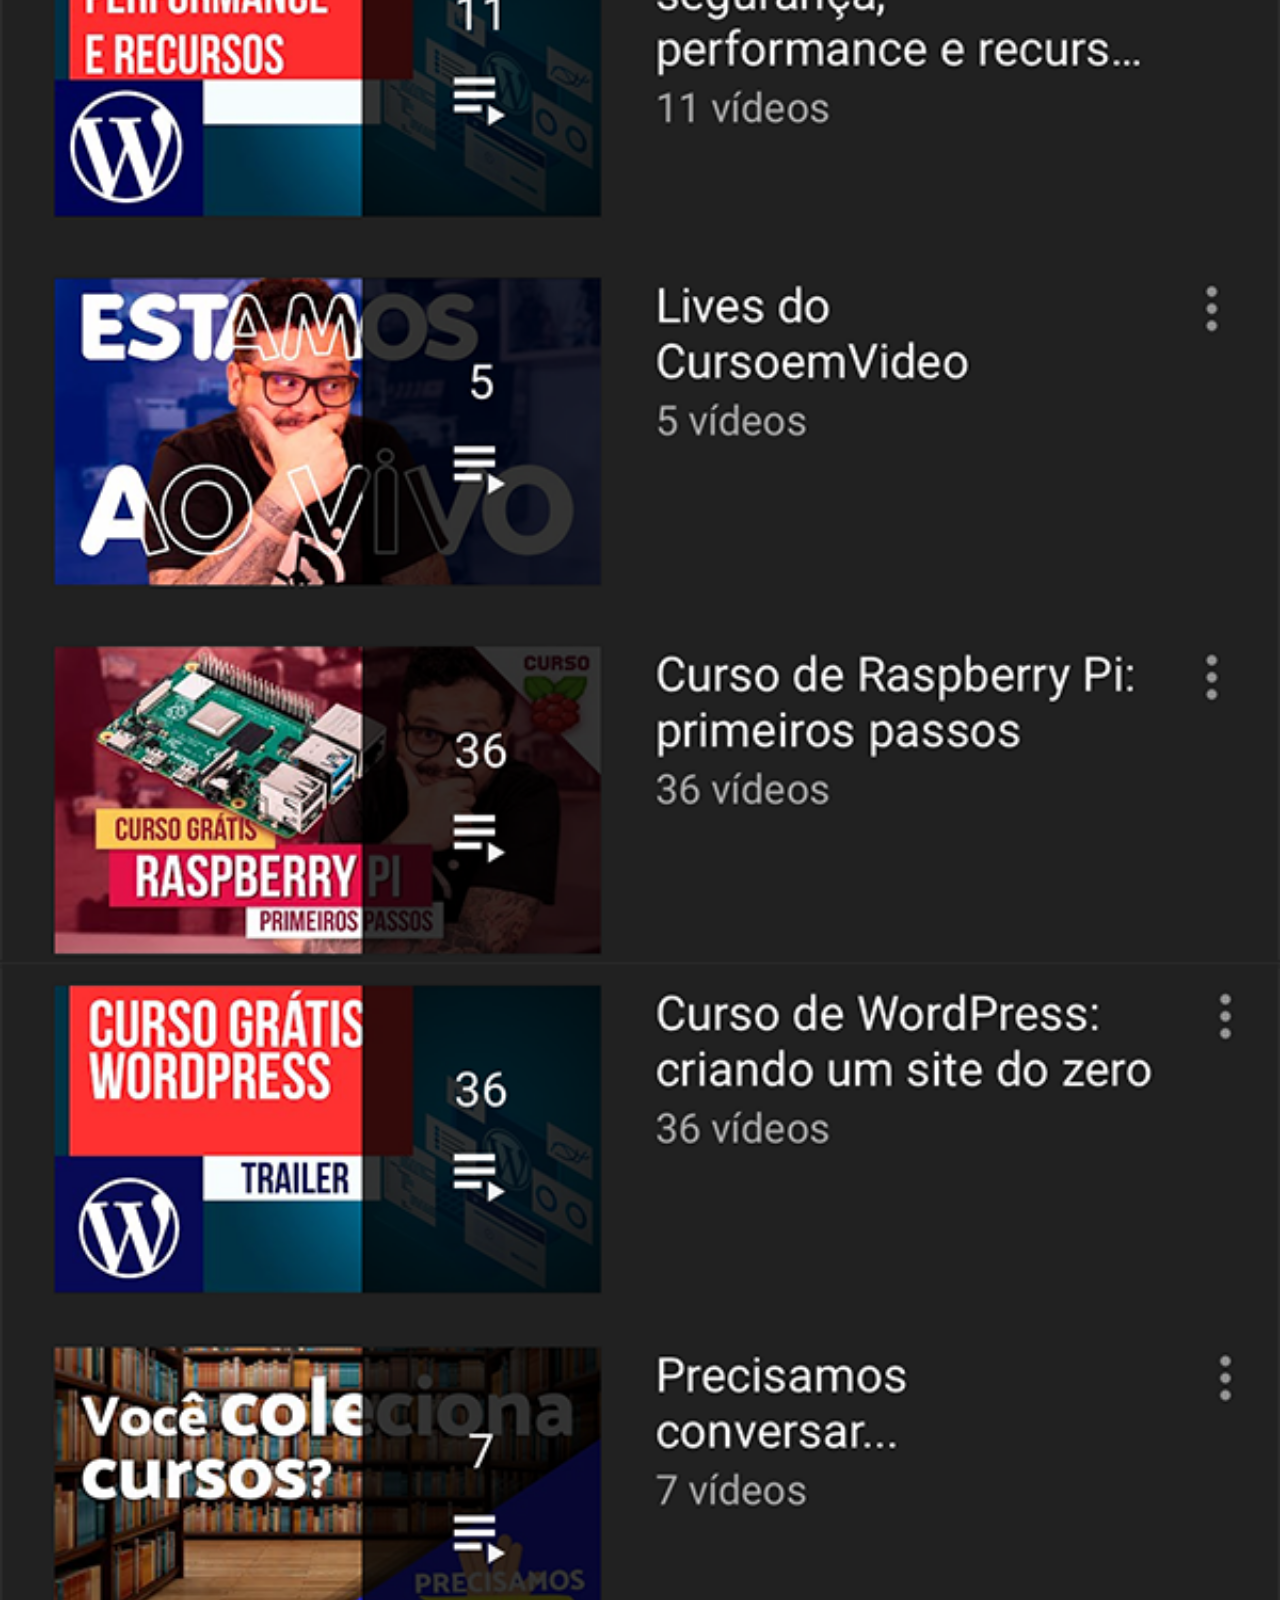
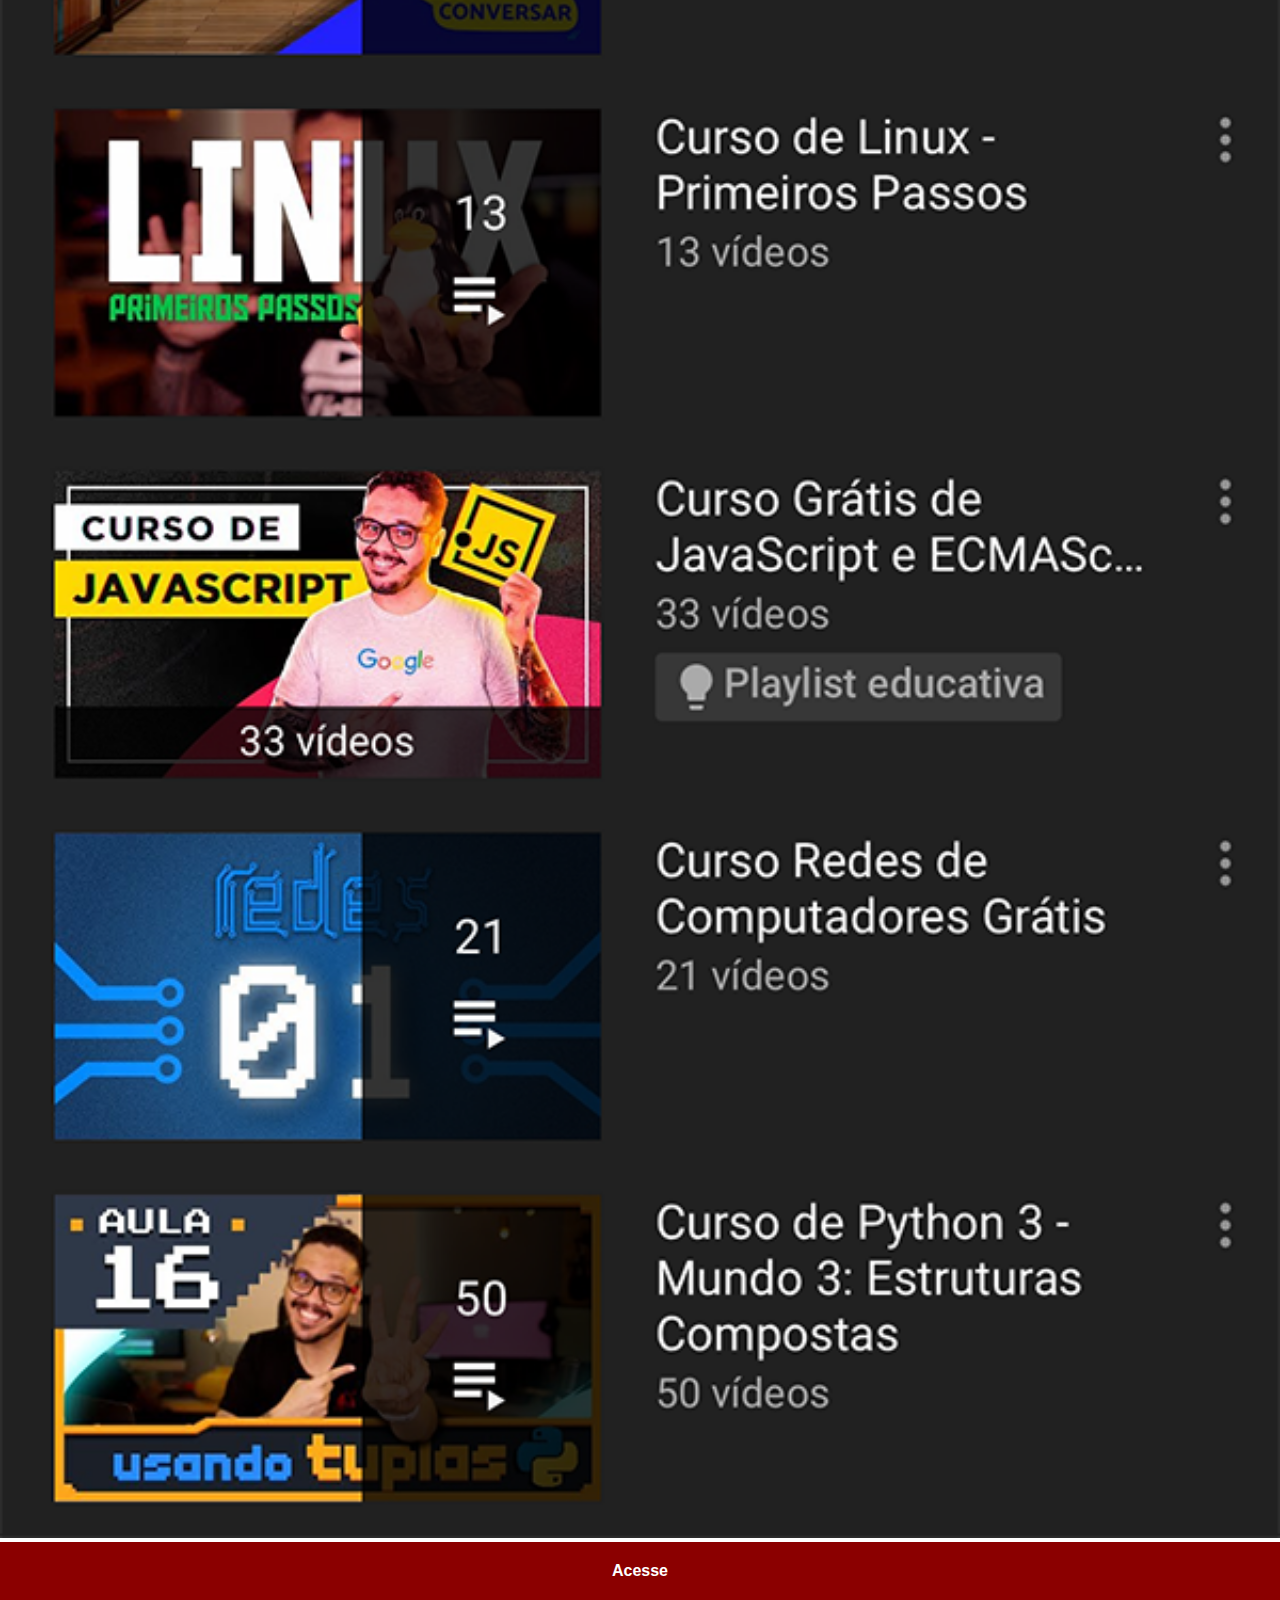
<file: youtube.html>
<!DOCTYPE html>
<html lang="pt-br">
<head>
    <meta charset="UTF-8">
    <meta http-equiv="X-UA-Compatible" content="IE=edge">
    <meta name="viewport" content="width=device-width, initial-scale=1.0">
    <title>YouTube</title>
    <link rel="stylesheet" href="estilos/social.css">
</head>
<body>
    <img src="imagens/tela-youtube.png" alt="YouTube">
    <a href="https://www.youtube.com/c/CursoemVídeo/playlists" target="_blank">Acesse</a>
</body>
</html>
</file>
<file: estilos/style.css>
@charset "UTF-8";

*{
    margin: 0;
    padding: 0;
    font-family: Arial, Helvetica, sans-serif;
}

html, body {
    height: 100vh;
    width: 100vw;
    background-color: black;
}

body {
    background: url('../imagens/fundo-madeira.jpg') no-repeat top center;
    background-size: cover;
    background-attachment: fixed;
}

main {
    position: relative;
    height: 100vh;
}

section#telefone {
    position: absolute;
    top: 50%;
    left: 50%;
    transform: translate(-50%, -50%);

    height: 627px;
    width: 311px;
    background: url('../imagens/frame-iphone.png') no-repeat;
}

iframe#tela {
    position: relative;
    top: 80px;
    left: 22px;
    width: 267px;
    height: 471px;
}

section#redes-sociais {
    text-align: right;
}

section#redes-sociais img {
    width: 50px;
    margin: 10px;
    border-radius: 50%;
    box-shadow: 2px 2px 5px rgba(0, 0, 0, 0.404);
    box-sizing: border-box;
}

section#redes-sociais img:hover {
    border: 2px solid rgba(255, 255, 255, 0.637);
    transform: translate(-3px, -3px);
    box-shadow: 5px 5px 10px rgba(0, 0, 0, 0.637);
    transition: transform .3s, border .3s, box-shadow .3s;
}
</file>
<file: estilos/social.css>
@charset "UTF-8";

* {
    margin: 0;
    padding: 0px;
    font-family: Arial, Helvetica, sans-serif;
}

::-webkit-scrollbar {
    width: 0px;
    height: 0px;
}

img {
    width: 100vw;
}

a {
    display: block;
    background-color: darkred;
    padding: 20px;
    text-align: center;
    font-weight: bolder;
    text-decoration: none;
    color: white;
}

a:hover {
    background-color: red;
}
</file>
